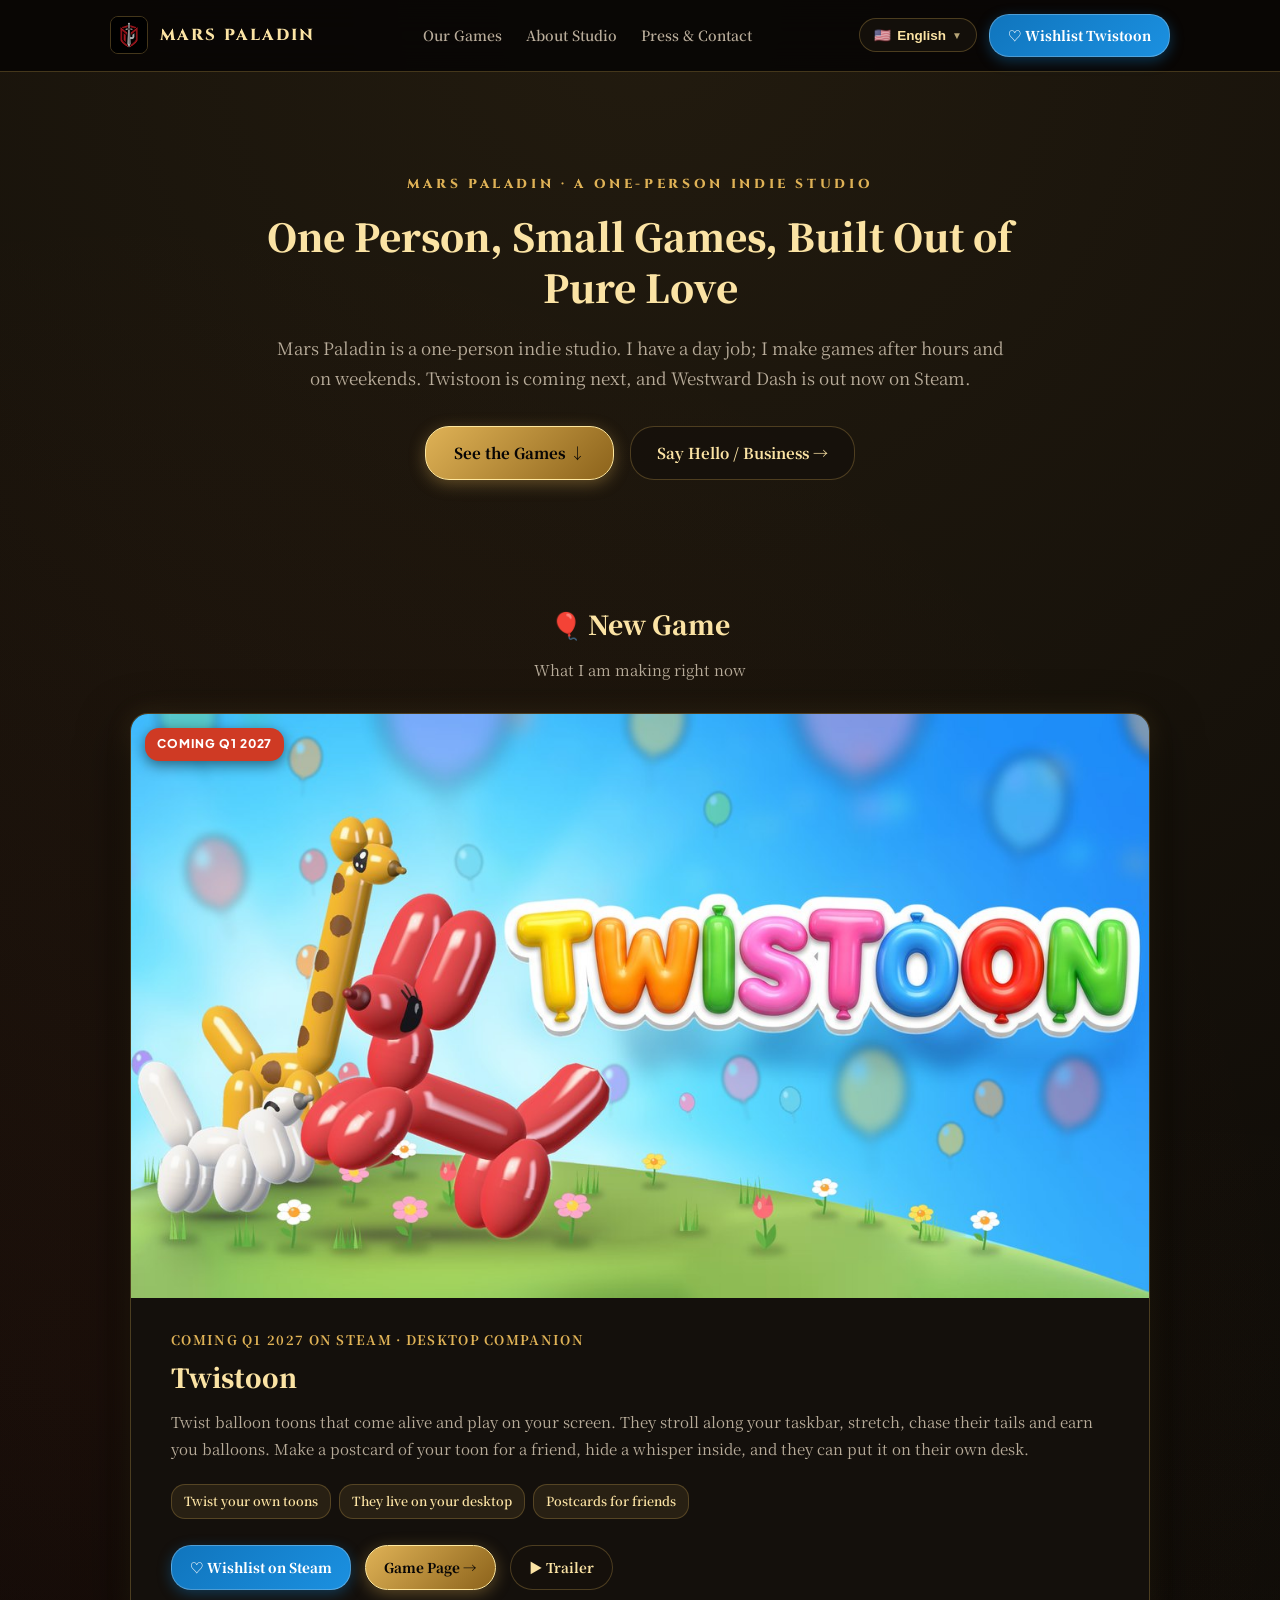
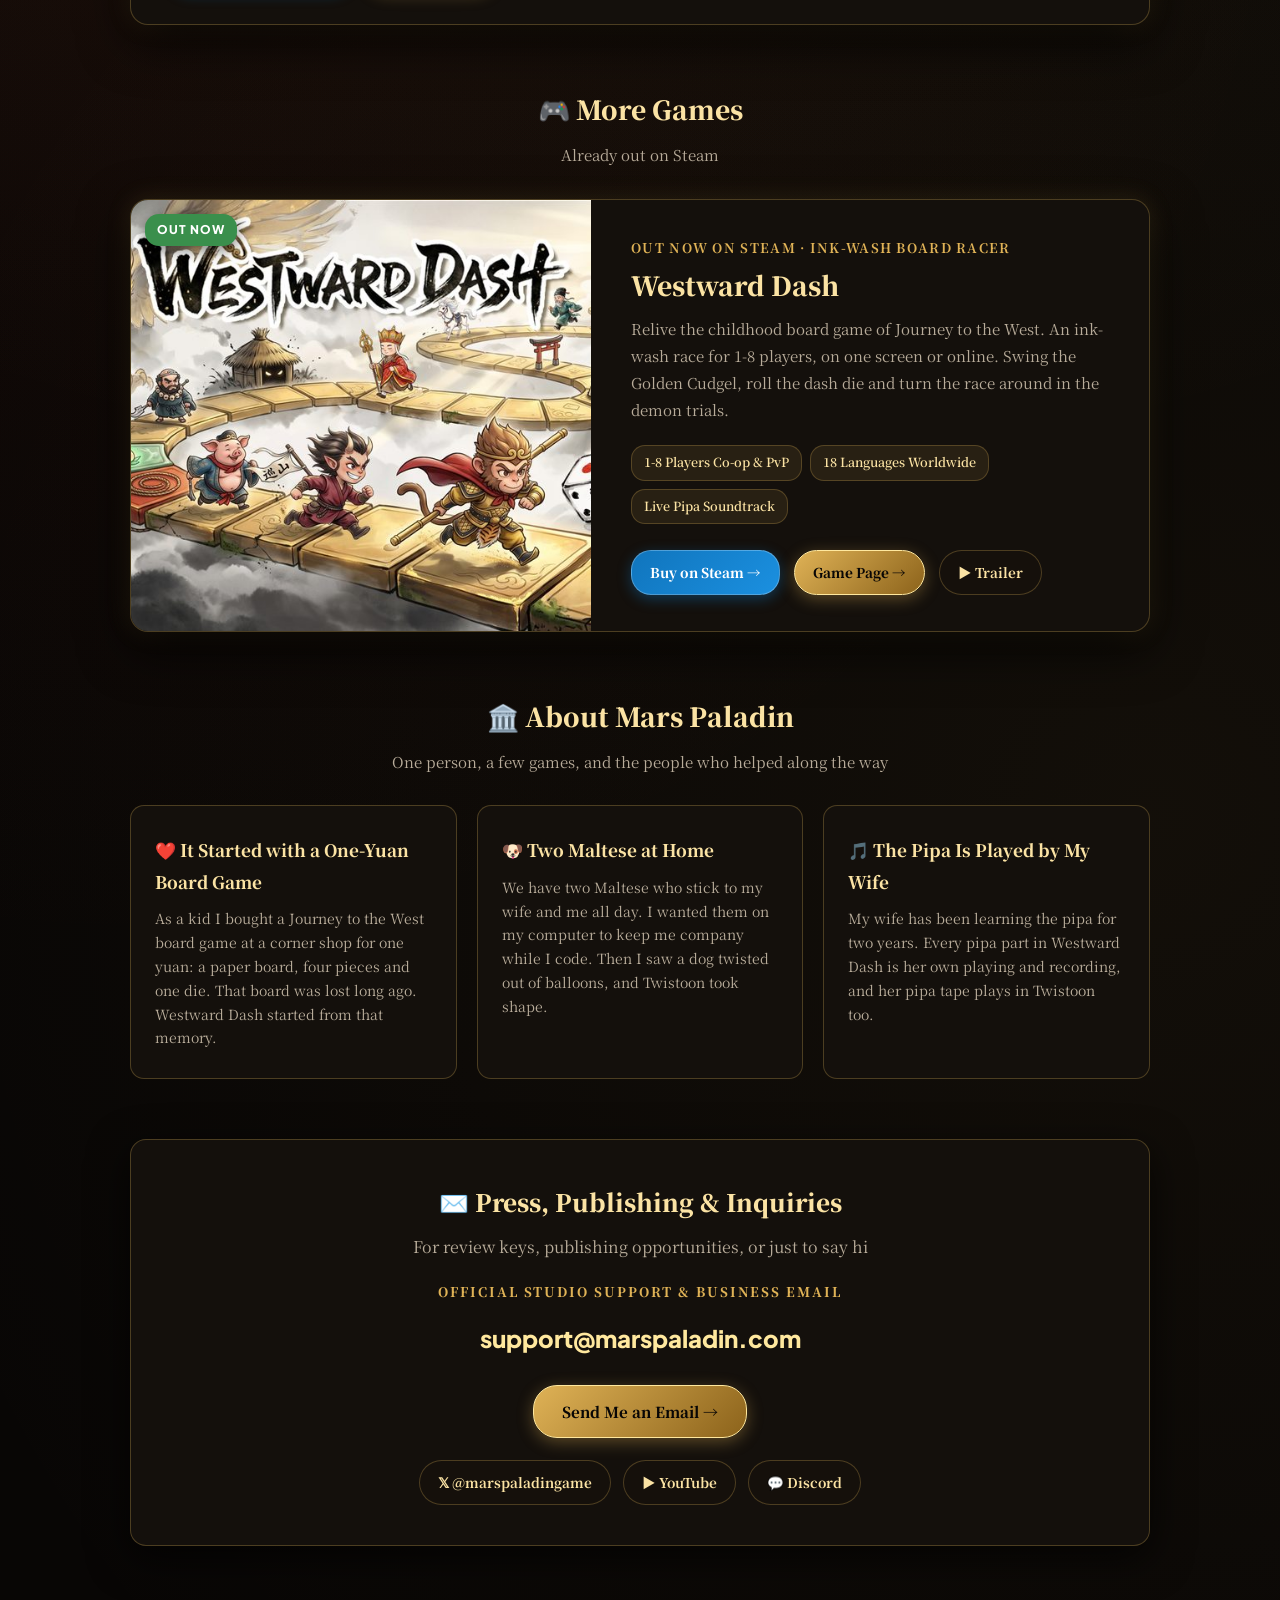
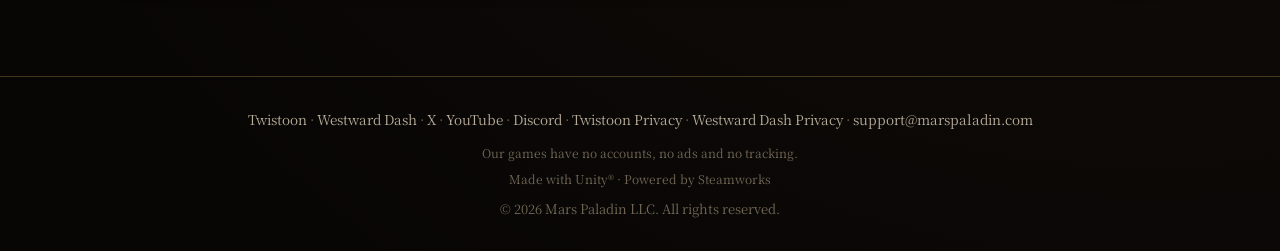
<file: index.html>
<!DOCTYPE html>
<html lang="en">
<head>
<meta charset="utf-8">
<meta name="viewport" content="width=device-width, initial-scale=1">
<title>Mars Paladin | Indie Games by One Person</title>
<meta name="description" content="Mars Paladin is a one-person indie studio. Twistoon is coming to Steam in Q1 2027; Westward Dash is out now.">
<meta name="theme-color" content="#080605">
<link rel="canonical" href="https://marspaladin.com/">

<meta property="og:type" content="website">
<meta property="og:url" content="https://marspaladin.com/">
<meta property="og:title" content="Mars Paladin | Indie Games by One Person">
<meta property="og:description" content="A one-person indie studio. Twistoon is coming to Steam in Q1 2027; Westward Dash is out now.">
<meta property="og:image" content="https://marspaladin.com/assets/twistoon/main_capsule.jpg">
<meta name="twitter:card" content="summary_large_image">
<meta name="twitter:site" content="@marspaladingame">
<meta name="twitter:title" content="Mars Paladin | Indie Games by One Person">
<meta name="twitter:description" content="A one-person indie studio. Twistoon is coming to Steam in Q1 2027; Westward Dash is out now.">
<meta name="twitter:image" content="https://marspaladin.com/assets/twistoon/main_capsule.jpg">

<link rel="icon" type="image/png" href="assets/marspaladin_mark.png">
<link rel="preconnect" href="https://fonts.googleapis.com">
<link rel="preconnect" href="https://fonts.gstatic.com" crossorigin>
<link href="https://fonts.googleapis.com/css2?family=Cinzel:wght@600;700;900&family=Noto+Serif+SC:wght@400;600;700;900&family=Noto+Serif+TC:wght@400;700;900&family=Noto+Serif+JP:wght@400;700;900&family=Noto+Serif+KR:wght@400;700;900&family=Plus+Jakarta+Sans:wght@400;500;700;800&display=swap" rel="stylesheet">
<link rel="stylesheet" href="assets/site.css">
<script src="i18n/home.js"></script>
<script src="assets/site.js" defer></script>
</head>
<body>

  <header>
    <div class="nav-container">
      <a href="/" class="brand-logo-box" data-keep-lang>
        <img src="assets/marspaladin_mark.png" alt="Mars Paladin" class="brand-logo-img">
        <span class="brand-title-text">Mars Paladin</span>
      </a>
      <div class="nav-menu-links">
        <a href="#games" class="nav-link" data-i18n="navGames">Our Games</a>
        <a href="#about" class="nav-link" data-i18n="navAbout">About Studio</a>
        <a href="#contact" class="nav-link" data-i18n="navContact">Press & Contact</a>
      </div>
      <div class="nav-actions">
        <div class="lang-dropdown-wrap">
          <button id="langBtn" class="lang-dropdown-btn" type="button">
            <span id="currentFlag">🇺🇸</span>
            <span id="currentLangName">English</span>
            <span style="font-size:10px; opacity:0.7;">▼</span>
          </button>
          <div id="langMenu" class="lang-menu"></div>
        </div>
        <a href="https://store.steampowered.com/app/5474870/?utm_source=marspaladin&utm_campaign=site" target="_blank" rel="noopener" class="btn-steam-nav" data-i18n="navSteam">♡ Wishlist Twistoon</a>
      </div>
    </div>
  </header>

  <main>
    <section class="hero-section">
      <div class="hero-tagline" data-i18n="heroTag">MARS PALADIN · A ONE-PERSON INDIE STUDIO</div>
      <h1 class="hero-headline" data-i18n="heroTitle">One Person, Small Games, Built Out of Pure Love</h1>
      <p class="hero-sub" data-i18n="heroSub">Mars Paladin is a one-person indie studio. I have a day job; I make games after hours and on weekends.</p>
      <div class="hero-actions">
        <a href="#games" class="btn-primary" data-i18n="heroBtn1">See the Games ↓</a>
        <a href="#contact" class="btn-outline" data-i18n="heroBtn2">Say Hello / Business →</a>
      </div>
    </section>

    <section id="games">
      <div class="section-header">
        <h2 data-i18n="featuredHeader">🎈 New Game</h2>
        <p data-i18n="featuredSub">What I am making right now</p>
      </div>

      <div class="spotlight-card featured">
        <a class="game-cover-box" href="twistoon/" data-keep-lang>
          <span class="ribbon" data-i18n="twRibbon">Coming Q1 2027</span>
          <img src="assets/twistoon/main_capsule.jpg" alt="Twistoon" class="game-cover-img">
        </a>
        <div class="game-body">
          <div>
            <div class="game-tag" data-i18n="twTag">Coming Q1 2027 on Steam · Desktop companion</div>
            <h3 class="game-title" data-i18n="twTitle">Twistoon</h3>
            <p class="game-desc" data-i18n="twDesc">Twist balloon toons that come alive and play on your screen.</p>
            <div class="game-badges">
              <span class="badge" data-i18n="twBadge1">Twist your own toons</span>
              <span class="badge" data-i18n="twBadge2">They live on your desktop</span>
              <span class="badge" data-i18n="twBadge3">Postcards for friends</span>
            </div>
          </div>
          <div class="game-card-actions">
            <a href="https://store.steampowered.com/app/5474870/?utm_source=marspaladin&utm_campaign=site" target="_blank" rel="noopener" class="btn-steam-nav btn-sm" data-i18n="twBtnSteam">♡ Wishlist on Steam</a>
            <a href="twistoon/" class="btn-primary btn-sm" data-keep-lang data-i18n="btnPage">Game Page →</a>
            <a href="https://www.youtube.com/watch?v=yDdezqfBw48" target="_blank" rel="noopener" class="btn-outline btn-sm"
               data-href-en="https://www.youtube.com/watch?v=yDdezqfBw48"
               data-href-zh="https://www.youtube.com/watch?v=NQ4KonWuPn8"
               data-href-tc="https://www.youtube.com/watch?v=NQ4KonWuPn8"
               data-href-ja="https://www.youtube.com/watch?v=DnTTS8g56ic" data-i18n="btnTrailer">▶ Trailer</a>
          </div>
        </div>
      </div>

      <div class="section-header">
        <h2 data-i18n="gamesHeader">🎮 More Games</h2>
        <p data-i18n="gamesSub">Already out on Steam</p>
      </div>

      <div class="spotlight-card">
        <a class="game-cover-box" href="westward-dash/" data-keep-lang>
          <span class="ribbon out" data-i18n="wdRibbon">Out now</span>
          <img src="westward-dash/assets/capsule_en.jpg" data-src-en="westward-dash/assets/capsule_en.jpg" data-src-zh="westward-dash/assets/capsule_zh.jpg" data-src-tc="westward-dash/assets/capsule_zh.jpg" alt="Westward Dash" class="game-cover-img">
        </a>
        <div class="game-body">
          <div>
            <div class="game-tag" data-i18n="wdTag">Out now on Steam · Ink-wash board racer</div>
            <h3 class="game-title" data-i18n="wdTitle">Westward Dash</h3>
            <p class="game-desc" data-i18n="wdDesc">Relive the childhood board game of Journey to the West.</p>
            <div class="game-badges">
              <span class="badge" data-i18n="wdBadge1">1-8 Players Co-op & PvP</span>
              <span class="badge" data-i18n="wdBadge2">18 Languages Worldwide</span>
              <span class="badge" data-i18n="wdBadge3">Live Pipa Soundtrack</span>
            </div>
          </div>
          <div class="game-card-actions">
            <a href="https://store.steampowered.com/app/5029020/" target="_blank" rel="noopener" class="btn-steam-nav btn-sm" data-i18n="wdBtnSteam">Buy on Steam →</a>
            <a href="westward-dash/" class="btn-primary btn-sm" data-keep-lang data-i18n="btnPage">Game Page →</a>
            <a href="https://youtu.be/uRiPHB-f39k" target="_blank" rel="noopener" class="btn-outline btn-sm"
               data-href-en="https://youtu.be/uRiPHB-f39k" data-href-zh="https://youtu.be/Kfew24wI4MY" data-href-tc="https://youtu.be/Kfew24wI4MY" data-i18n="btnTrailer">▶ Trailer</a>
          </div>
        </div>
      </div>
    </section>

    <section id="about">
      <div class="section-header">
        <h2 data-i18n="aboutHeader">🏛️ About Mars Paladin</h2>
        <p data-i18n="aboutSub">One person, a few games, and the people who helped along the way</p>
      </div>
      <div class="pillars-grid">
        <div class="pillar-card">
          <h3 data-i18n="card1Title">❤️ It Started with a One-Yuan Board Game</h3>
          <p data-i18n="card1Desc"></p>
        </div>
        <div class="pillar-card">
          <h3 data-i18n="card2Title">🐶 Two Maltese at Home</h3>
          <p data-i18n="card2Desc"></p>
        </div>
        <div class="pillar-card">
          <h3 data-i18n="card3Title">🎵 The Pipa Is Played by My Wife</h3>
          <p data-i18n="card3Desc"></p>
        </div>
      </div>
    </section>

    <section id="contact">
      <div class="contact-box">
        <h2 style="color: var(--gold-light); font-size: 24px; font-weight: 900; margin-bottom: 8px;" data-i18n="contactHeader">✉️ Press, Publishing & Inquiries</h2>
        <p style="color: var(--ink-dim); margin-bottom: 18px;" data-i18n="contactSub">For review keys, publishing opportunities, or just to say hi</p>
        <div style="font-size: 13px; text-transform: uppercase; color: var(--gold); letter-spacing: 0.15em; font-weight: 800;" data-i18n="contactBoxTitle">Official Studio Support & Business Email</div>
        <div class="contact-email-val">support@marspaladin.com</div>
        <a href="mailto:support@marspaladin.com" class="btn-primary" data-i18n="contactBtn">Send Me an Email →</a>
        <div class="social-row">
          <a href="https://x.com/marspaladingame" target="_blank" rel="noopener" class="btn-outline btn-sm">𝕏 @marspaladingame</a>
          <a href="https://www.youtube.com/@MarsPaladin" target="_blank" rel="noopener" class="btn-outline btn-sm">▶ YouTube</a>
          <a href="https://discord.gg/e3FQ4UabsA" target="_blank" rel="noopener" class="btn-outline btn-sm">💬 Discord</a>
        </div>
      </div>
    </section>
  </main>

  <footer>
    <div class="footer-links">
      <a href="twistoon/" data-keep-lang data-i18n="twTitle">Twistoon</a> &middot;
      <a href="westward-dash/" data-keep-lang data-i18n="wdTitle">Westward Dash</a> &middot;
      <a href="https://x.com/marspaladingame" target="_blank" rel="noopener">X</a> &middot;
      <a href="https://www.youtube.com/@MarsPaladin" target="_blank" rel="noopener">YouTube</a> &middot;
      <a href="https://discord.gg/e3FQ4UabsA" target="_blank" rel="noopener">Discord</a> &middot;
      <a href="twistoon/privacy.html" data-keep-lang data-i18n="footerPrivacyTw">Twistoon Privacy</a> &middot;
      <a href="westward-dash/privacy.html" data-keep-lang data-i18n="footerPrivacyWd">Westward Dash Privacy</a> &middot;
      <a href="mailto:support@marspaladin.com">support@marspaladin.com</a>
    </div>
    <div style="font-size: 12px; color: var(--ink-muted); margin-bottom: 4px;" data-i18n="footerNoTelemetry">Our games have no accounts, no ads and no tracking.</div>
    <div style="font-size: 12px; color: var(--ink-muted); margin-bottom: 4px;">Made with Unity&reg; &middot; Powered by Steamworks</div>
    <p style="font-size: 13px; color: var(--ink-muted); margin-top: 6px;">&copy; 2026 Mars Paladin LLC. <span data-i18n="footerRights">All rights reserved.</span></p>
  </footer>

</body>
</html>
</file>
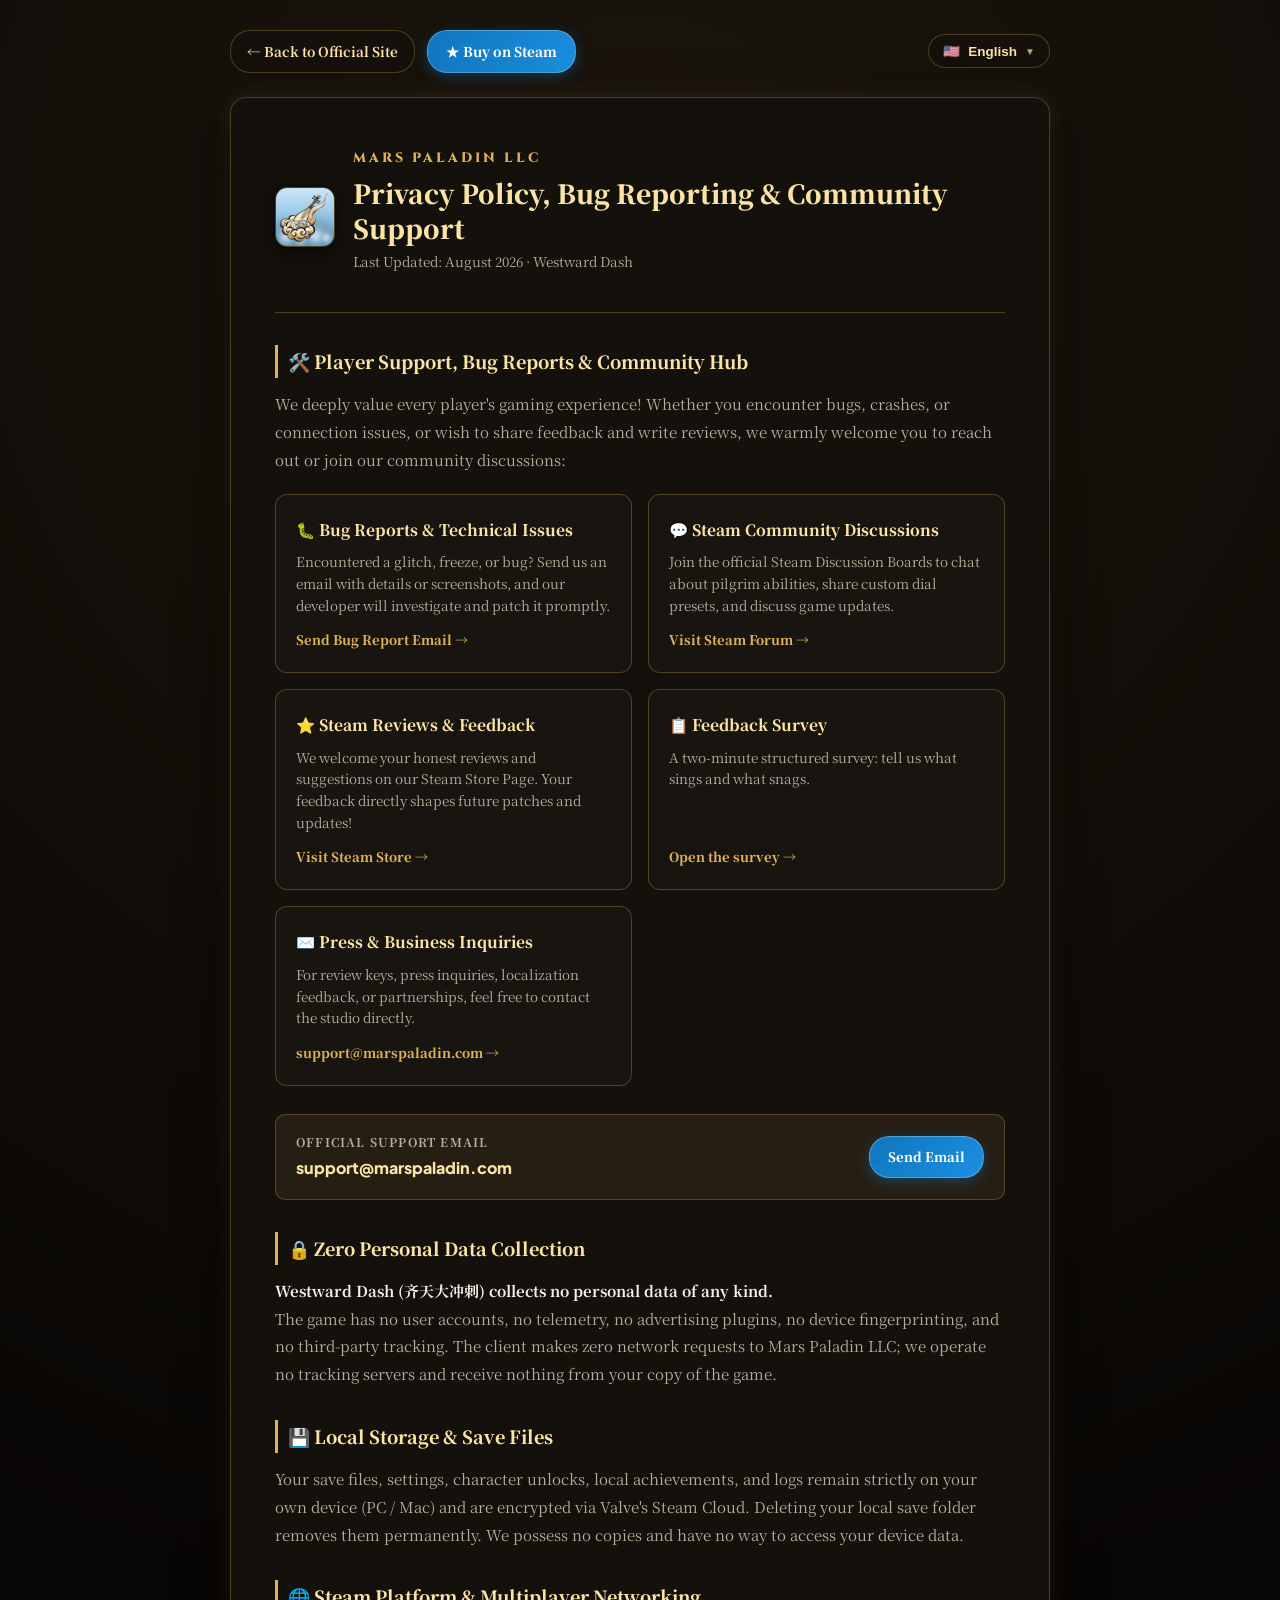
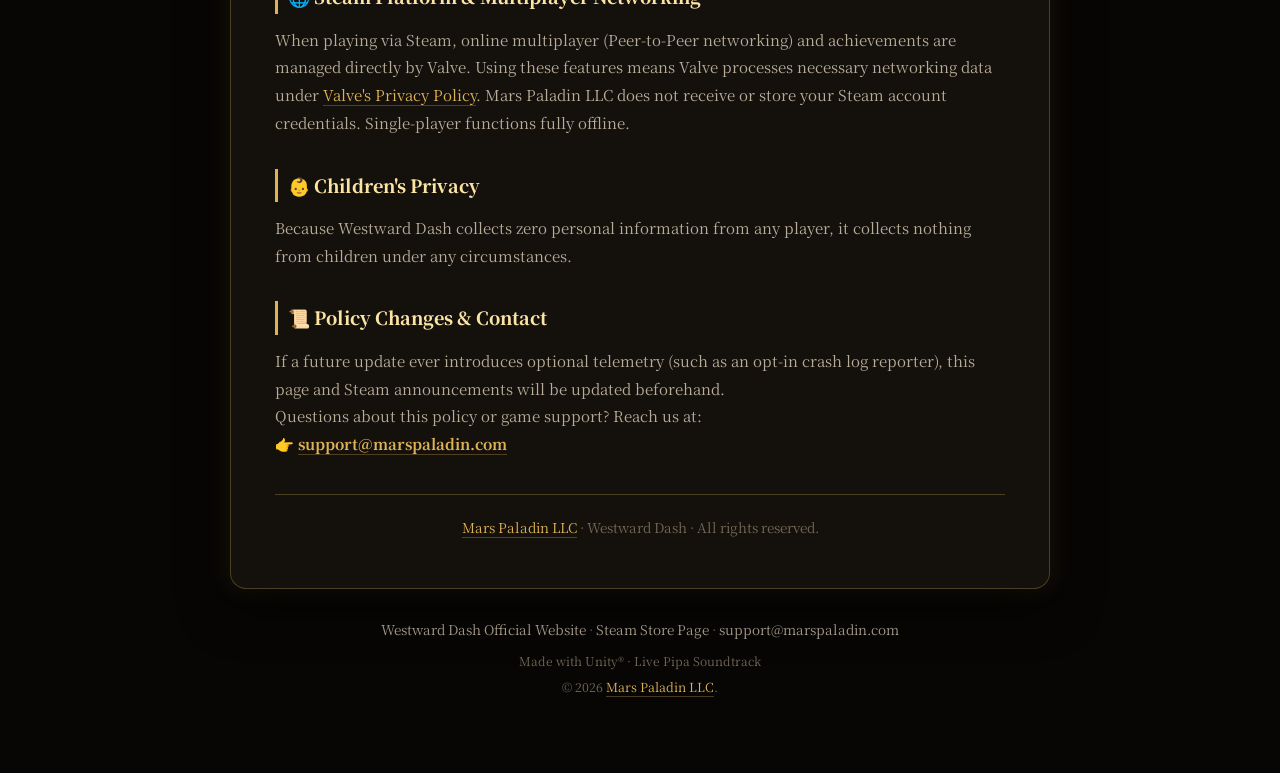
<file: privacy.html>
<!DOCTYPE html>
<html lang="en">
<head>
<meta charset="UTF-8">
<title>Privacy Policy: moved</title>
<!-- Old address of the Westward Dash privacy policy. It now lives at /westward-dash/privacy.html; Twistoon's is /twistoon/privacy.html. -->
<meta name="robots" content="noindex">
<link rel="canonical" href="https://marspaladin.com/westward-dash/privacy.html">
<meta http-equiv="refresh" content="0; url=/westward-dash/privacy.html">
<script>location.replace('/westward-dash/privacy.html' + location.search);</script>
</head>
<body><p>Privacy policies: <a href="/westward-dash/privacy.html">Westward Dash</a> · <a href="/twistoon/privacy.html">Twistoon</a></p></body>
</html>
</file>
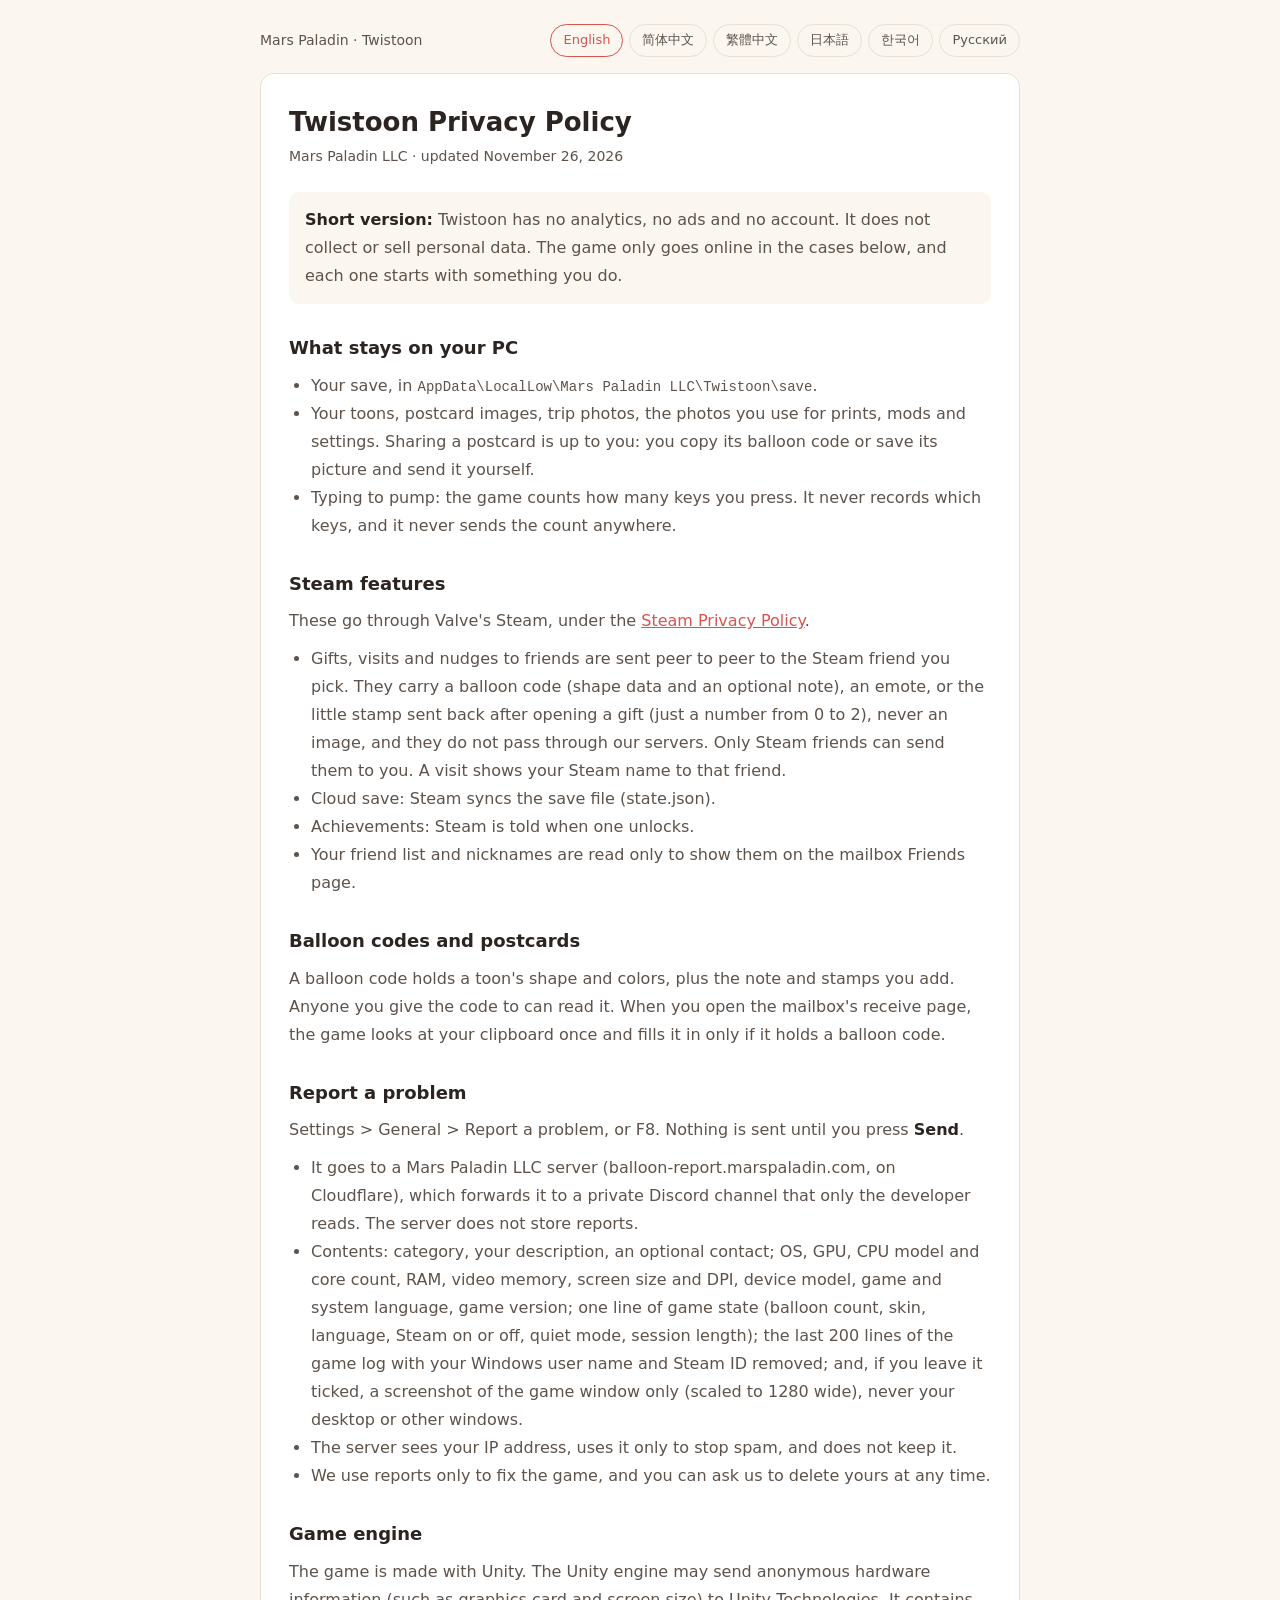
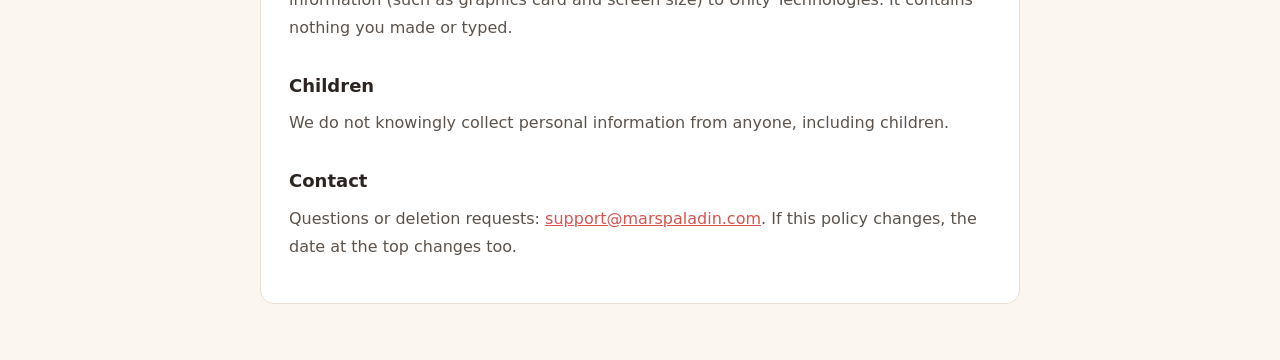
<file: twistoon/privacy.html>
<!DOCTYPE html>
<html lang="en">
<head>
<meta charset="UTF-8">
<meta name="viewport" content="width=device-width, initial-scale=1">
<title>Twistoon Privacy Policy | Mars Paladin</title>
<meta name="description" content="What Twistoon keeps on your PC and what it sends, from Mars Paladin.">
<link rel="canonical" href="https://marspaladin.com/twistoon/privacy.html">
<style>
  :root {
    --ink: #2b2420;
    --ink-dim: #5d534b;
    --bg: #fbf6ef;
    --card: #ffffff;
    --line: #eadfd2;
    --accent: #d9534f;
  }
  @media (prefers-color-scheme: dark) {
    :root { --ink: #f3ece4; --ink-dim: #b9ada1; --bg: #16120f; --card: #201a16; --line: #3a302a; --accent: #ff7a6e; }
  }
  * { box-sizing: border-box; margin: 0; padding: 0; }
  body { background: var(--bg); color: var(--ink); font: 16px/1.75 system-ui, "Segoe UI", "Microsoft YaHei", "Yu Gothic UI", "Malgun Gothic", sans-serif; padding: 24px 16px 56px; }
  main { max-width: 760px; margin: 0 auto; background: var(--card); border: 1px solid var(--line); border-radius: 14px; padding: 32px 28px; }
  nav { max-width: 760px; margin: 0 auto 16px; display: flex; flex-wrap: wrap; gap: 8px; justify-content: space-between; align-items: center; }
  nav a.home { color: var(--ink-dim); text-decoration: none; font-size: 14px; }
  .langs { display: flex; flex-wrap: wrap; gap: 6px; }
  .langs button { background: none; border: 1px solid var(--line); color: var(--ink-dim); border-radius: 999px; padding: 4px 12px; font: inherit; font-size: 13px; cursor: pointer; }
  .langs button[aria-pressed="true"] { border-color: var(--accent); color: var(--accent); }
  h1 { font-size: 26px; line-height: 1.3; margin-bottom: 4px; }
  .updated { color: var(--ink-dim); font-size: 14px; margin-bottom: 24px; }
  h2 { font-size: 18px; margin: 28px 0 8px; }
  p, li { color: var(--ink-dim); }
  p { margin-bottom: 10px; }
  ul { padding-left: 22px; margin-bottom: 10px; }
  strong { color: var(--ink); }
  a { color: var(--accent); }
  .short { background: var(--bg); border-radius: 10px; padding: 14px 16px; margin-bottom: 8px; }
  section[lang] { display: none; }
  section[lang].on { display: block; }
  code { font-size: 14px; word-break: break-all; }
  @media (max-width: 560px) { main { padding: 24px 18px; } h1 { font-size: 22px; } }
</style>
</head>
<body>
<!-- Source of truth: Docs/privacy.md in the game repo (marspaladinllc/TwistedBalloonHouse). Change both together. -->
<nav>
  <a class="home" href="https://marspaladin.com/twistoon/">Mars Paladin · Twistoon</a>
  <div class="langs" id="langs">
    <button data-l="en">English</button>
    <button data-l="zh-Hans">简体中文</button>
    <button data-l="zh-Hant">繁體中文</button>
    <button data-l="ja">日本語</button>
    <button data-l="ko">한국어</button>
    <button data-l="ru">Русский</button>
  </div>
</nav>
<main>

<section lang="en">
  <h1>Twistoon Privacy Policy</h1>
  <p class="updated">Mars Paladin LLC · updated November 26, 2026</p>
  <p class="short"><strong>Short version:</strong> Twistoon has no analytics, no ads and no account. It does not collect or sell personal data. The game only goes online in the cases below, and each one starts with something you do.</p>

  <h2>What stays on your PC</h2>
  <ul>
    <li>Your save, in <code>AppData\LocalLow\Mars Paladin LLC\Twistoon\save</code>.</li>
    <li>Your toons, postcard images, trip photos, the photos you use for prints, mods and settings. Sharing a postcard is up to you: you copy its balloon code or save its picture and send it yourself.</li>
    <li>Typing to pump: the game counts how many keys you press. It never records which keys, and it never sends the count anywhere.</li>
  </ul>

  <h2>Steam features</h2>
  <p>These go through Valve's Steam, under the <a href="https://store.steampowered.com/privacy_agreement/">Steam Privacy Policy</a>.</p>
  <ul>
    <li>Gifts, visits and nudges to friends are sent peer to peer to the Steam friend you pick. They carry a balloon code (shape data and an optional note), an emote, or the little stamp sent back after opening a gift (just a number from 0 to 2), never an image, and they do not pass through our servers. Only Steam friends can send them to you. A visit shows your Steam name to that friend.</li>
    <li>Cloud save: Steam syncs the save file (state.json).</li>
    <li>Achievements: Steam is told when one unlocks.</li>
    <li>Your friend list and nicknames are read only to show them on the mailbox Friends page.</li>
  </ul>

  <h2>Balloon codes and postcards</h2>
  <p>A balloon code holds a toon's shape and colors, plus the note and stamps you add. Anyone you give the code to can read it. When you open the mailbox's receive page, the game looks at your clipboard once and fills it in only if it holds a balloon code.</p>

  <h2>Report a problem</h2>
  <p>Settings &gt; General &gt; Report a problem, or F8. Nothing is sent until you press <strong>Send</strong>.</p>
  <ul>
    <li>It goes to a Mars Paladin LLC server (balloon-report.marspaladin.com, on Cloudflare), which forwards it to a private Discord channel that only the developer reads. The server does not store reports.</li>
    <li>Contents: category, your description, an optional contact; OS, GPU, CPU model and core count, RAM, video memory, screen size and DPI, device model, game and system language, game version; one line of game state (balloon count, skin, language, Steam on or off, quiet mode, session length); the last 200 lines of the game log with your Windows user name and Steam ID removed; and, if you leave it ticked, a screenshot of the game window only (scaled to 1280 wide), never your desktop or other windows.</li>
    <li>The server sees your IP address, uses it only to stop spam, and does not keep it.</li>
    <li>We use reports only to fix the game, and you can ask us to delete yours at any time.</li>
  </ul>

  <h2>Game engine</h2>
  <p>The game is made with Unity. The Unity engine may send anonymous hardware information (such as graphics card and screen size) to Unity Technologies. It contains nothing you made or typed.</p>

  <h2>Children</h2>
  <p>We do not knowingly collect personal information from anyone, including children.</p>

  <h2>Contact</h2>
  <p>Questions or deletion requests: <a href="mailto:support@marspaladin.com">support@marspaladin.com</a>. If this policy changes, the date at the top changes too.</p>
</section>

<section lang="zh-Hans">
  <h1>扭扭气球屋 隐私政策</h1>
  <p class="updated">Mars Paladin LLC · 更新于 2026 年 11 月 26 日</p>
  <p class="short"><strong>一句话：</strong>扭扭气球屋没有统计分析、没有广告、没有账号，不收集也不卖个人数据。只有下面几种情况会联网，都是你自己点了才发生。</p>

  <h2>只留在你电脑上的</h2>
  <ul>
    <li>存档，在 <code>AppData\LocalLow\Mars Paladin LLC\Twistoon\save</code>。</li>
    <li>扭伴、明信片图片、旅行照片、做印花用的照片、mod 和设置。分享明信片由你自己决定：复制气球码或存下图片，自己发给朋友。</li>
    <li>打字打气：游戏只数你按了几下，不记录按了什么，这个数也不发到任何地方。</li>
  </ul>

  <h2>Steam 功能</h2>
  <p>通过 Valve 的 Steam，遵守 <a href="https://store.steampowered.com/privacy_agreement/">Steam 隐私政策</a>。</p>
  <ul>
    <li>给好友寄礼物、送扭伴去串门、抖一下：点对点发给你选的 Steam 好友，内容是扭伴的气球码（造型数据和可选的字条）、一个表情，或者拆开礼物后回的一个小章（只是 0 到 2 的一个序号），不传图片，不经过我们的服务器。只收 Steam 好友发来的。串门时好友会看到你的 Steam 名字。</li>
    <li>云存档：Steam 同步存档文件（state.json）。</li>
    <li>成就：解锁时告诉 Steam。</li>
    <li>读取好友列表和昵称，只用来显示在信箱「好友」页里。</li>
  </ul>

  <h2>气球码和明信片</h2>
  <p>气球码里是扭伴的形状和颜色，以及你加的字条和印章。你把码给了谁，谁就能看到。打开信箱的收信页时，游戏会看一次剪贴板，只有里面正好是气球码才帮你填上。</p>

  <h2>报告问题</h2>
  <p>设置 → 通用 → 报告问题，或按 F8。点<strong>发送</strong>之前什么都不发。</p>
  <ul>
    <li>发到 Mars Paladin LLC 的服务器（balloon-report.marspaladin.com，Cloudflare），再转进一个只有开发者能看的私有 Discord 频道。服务器不存报告。</li>
    <li>内容：类别、你写的描述、选填的联系方式；系统、显卡、CPU 型号和核数、内存、显存、屏幕大小和 DPI、设备型号、游戏语言和系统语言、游戏版本；一行游戏状态（气球数、皮肤、语言、Steam 是否连上、勿扰模式、这次开了多久）；最近 200 行游戏日志，里面的电脑用户名和 Steam 号会先去掉；勾选带截图时，一张游戏窗口的截图（缩到 1280 宽），不含桌面和别的窗口。</li>
    <li>服务器会看到你的 IP 地址，只用来防刷屏，不记录。</li>
    <li>报告只用来修游戏，你随时可以让我们删掉你的报告。</li>
  </ul>

  <h2>游戏引擎</h2>
  <p>游戏用 Unity 制作。Unity 引擎可能会把匿名的硬件信息（比如显卡、屏幕尺寸）发给 Unity Technologies，里面没有你做的或写的任何东西。</p>

  <h2>儿童</h2>
  <p>我们不会有意收集任何人（包括儿童）的个人信息。</p>

  <h2>联系</h2>
  <p>有问题或要删除报告：<a href="mailto:support@marspaladin.com">support@marspaladin.com</a>。政策有改动时，最上面的日期会跟着改。</p>
</section>

<section lang="zh-Hant">
  <h1>扭扭氣球屋 隱私政策</h1>
  <p class="updated">Mars Paladin LLC · 更新於 2026 年 11 月 26 日</p>
  <p class="short"><strong>一句話：</strong>扭扭氣球屋沒有統計分析、沒有廣告、沒有帳號，不收集也不賣個人資料。只有下面幾種情況會連網，都是你自己點了才發生。</p>

  <h2>只留在你電腦上的</h2>
  <ul>
    <li>存檔，在 <code>AppData\LocalLow\Mars Paladin LLC\Twistoon\save</code>。</li>
    <li>扭伴、明信片圖片、旅行照片、做印花用的照片、mod 和設定。分享明信片由你自己決定：複製氣球碼或存下圖片，自己傳給朋友。</li>
    <li>打字打氣：遊戲只數你按了幾下，不記錄按了什麼，這個數也不傳到任何地方。</li>
  </ul>

  <h2>Steam 功能</h2>
  <p>透過 Valve 的 Steam，遵守 <a href="https://store.steampowered.com/privacy_agreement/">Steam 隱私政策</a>。</p>
  <ul>
    <li>寄禮物給好友、派扭伴去串門子、抖一下：點對點傳給你選的 Steam 好友，內容是扭伴的氣球碼（造型資料和可選的字條）、一個表情，或拆開禮物後回的一個小章（只是 0 到 2 的一個序號），不傳圖片，不經過我們的伺服器。只收 Steam 好友傳來的。串門子時好友會看到你的 Steam 名稱。</li>
    <li>雲端存檔：Steam 同步存檔檔案（state.json）。</li>
    <li>成就：解鎖時告訴 Steam。</li>
    <li>讀取好友名單和暱稱，只用來顯示在信箱「好友」頁裡。</li>
  </ul>

  <h2>氣球碼和明信片</h2>
  <p>氣球碼裡是扭伴的形狀和顏色，以及你加的字條和印章。你把碼給了誰，誰就能看到。打開信箱的收信頁時，遊戲會看一次剪貼簿，只有裡面正好是氣球碼才幫你填上。</p>

  <h2>報告問題</h2>
  <p>設定 → 一般 → 報告問題，或按 F8。按下<strong>傳送</strong>之前什麼都不傳。</p>
  <ul>
    <li>傳到 Mars Paladin LLC 的伺服器（balloon-report.marspaladin.com，Cloudflare），再轉進一個只有開發者能看的私人 Discord 頻道。伺服器不保存回報。</li>
    <li>內容：類別、你寫的描述、選填的聯絡方式；系統、顯示卡、CPU 型號和核心數、記憶體、顯示記憶體、螢幕大小和 DPI、裝置型號、遊戲語言和系統語言、遊戲版本；一行遊戲狀態（氣球數、外觀、語言、Steam 是否連上、勿擾模式、這次開了多久）；最近 200 行遊戲紀錄，裡面的電腦使用者名稱和 Steam 號會先去掉；勾選附截圖時，一張遊戲視窗的截圖（縮到 1280 寬），不含桌面和其他視窗。</li>
    <li>伺服器會看到你的 IP 位址，只用來防洗版，不記錄。</li>
    <li>回報只用來修遊戲，你隨時可以請我們刪掉你的回報。</li>
  </ul>

  <h2>遊戲引擎</h2>
  <p>遊戲用 Unity 製作。Unity 引擎可能會把匿名的硬體資訊（例如顯示卡、螢幕尺寸）傳給 Unity Technologies，裡面沒有你做的或寫的任何東西。</p>

  <h2>兒童</h2>
  <p>我們不會有意收集任何人（包括兒童）的個人資料。</p>

  <h2>聯絡</h2>
  <p>有問題或要刪除回報：<a href="mailto:support@marspaladin.com">support@marspaladin.com</a>。政策有變動時，最上面的日期會跟著更新。</p>
</section>

<section lang="ja">
  <h1>ツイストゥーン プライバシーポリシー</h1>
  <p class="updated">Mars Paladin LLC · 2026年11月26日 更新</p>
  <p class="short"><strong>ひとことで：</strong>ツイストゥーンには分析ツールも広告もアカウントもありません。個人データを集めることも売ることもありません。ネットにつながるのは下の場合だけで、どれもあなたが操作したときだけです。</p>

  <h2>あなたの PC にだけ残るもの</h2>
  <ul>
    <li>セーブデータ：<code>AppData\LocalLow\Mars Paladin LLC\Twistoon\save</code></li>
    <li>ねじっ子、ポストカードの画像、旅の写真、プリントに使う写真、mod、設定。ポストカードを共有するかはあなた次第で、風船コードをコピーするか画像を保存して、自分で送ります。</li>
    <li>タイピングで空気入れ：数えるのはキーを押した回数だけ。どのキーかは記録せず、回数もどこにも送りません。</li>
  </ul>

  <h2>Steam の機能</h2>
  <p>Valve の Steam を通じて、<a href="https://store.steampowered.com/privacy_agreement/">Steam プライバシーポリシー</a>に従って扱われます。</p>
  <ul>
    <li>フレンドへのプレゼント、遊びに行く、ゆらす：あなたが選んだ Steam フレンドに P2P で直接届きます。中身は風船コード（形のデータと任意のメモ）、エモート、またはプレゼントを開けたあとのお返しのハンコ（0〜2 の番号だけ）で、画像は送らず、私たちのサーバーも通りません。受け取れるのは Steam フレンドからのものだけです。遊びに行くと、相手にあなたの Steam の名前が表示されます。</li>
    <li>クラウドセーブ：Steam がセーブファイル（state.json）を同期します。</li>
    <li>実績：解除したときに Steam に伝えます。</li>
    <li>フレンドリストとニックネームは、ポストの「フレンド」ページに表示するためだけに読み込みます。</li>
  </ul>

  <h2>風船コードとポストカード</h2>
  <p>風船コードには、ねじっ子の形と色、そしてあなたが付けたメモとハンコが入っています。コードを渡した相手は誰でも読めます。ポストの受け取りページを開いたとき、ゲームはクリップボードを一度だけ確認し、風船コードが入っている場合だけ入力します。</p>

  <h2>問題を報告</h2>
  <p>設定 → 一般 → 問題を報告、または F8。<strong>送信</strong>を押すまで何も送りません。</p>
  <ul>
    <li>Mars Paladin LLC のサーバー（balloon-report.marspaladin.com、Cloudflare）に送られ、開発者だけが見られる非公開の Discord チャンネルに転送されます。サーバーは報告を保存しません。</li>
    <li>内容：カテゴリ、あなたが書いた説明、任意の連絡先。OS、GPU、CPU の型番とコア数、メモリ、ビデオメモリ、画面サイズと DPI、デバイスの型番、ゲームとシステムの言語、ゲームのバージョン。ゲームの状態 1 行（風船の数、スキン、言語、Steam の接続、おやすみモード、今回のプレイ時間）。ゲームログの最後の 200 行（PC のユーザー名と Steam ID は削除済み）。チェックを入れたままなら、ゲームウィンドウだけのスクリーンショット 1 枚（幅 1280 に縮小）。デスクトップやほかのウィンドウは含みません。</li>
    <li>サーバーはあなたの IP アドレスを見ますが、連投を防ぐためだけに使い、記録しません。</li>
    <li>報告はゲームの修正にだけ使い、いつでも削除をご依頼いただけます。</li>
  </ul>

  <h2>ゲームエンジン</h2>
  <p>このゲームは Unity で作られています。Unity エンジンが匿名のハードウェア情報（グラフィックカードや画面サイズなど）を Unity Technologies に送る場合があります。あなたが作ったものや入力したものは含まれません。</p>

  <h2>お子さまについて</h2>
  <p>お子さまを含め、どなたの個人情報も意図して収集することはありません。</p>

  <h2>お問い合わせ</h2>
  <p>ご質問や削除のご依頼：<a href="mailto:support@marspaladin.com">support@marspaladin.com</a>。このポリシーを変更したときは、上の日付も更新します。</p>
</section>

<section lang="ko">
  <h1>트위스툰 개인정보 처리방침</h1>
  <p class="updated">Mars Paladin LLC · 2026년 11월 26일 업데이트</p>
  <p class="short"><strong>요약:</strong> 트위스툰에는 분석 도구, 광고, 계정이 없습니다. 개인 데이터를 수집하거나 판매하지 않습니다. 게임이 인터넷에 연결되는 경우는 아래뿐이며, 모두 직접 무언가를 했을 때만 일어납니다.</p>

  <h2>내 PC에만 남는 것</h2>
  <ul>
    <li>저장 데이터: <code>AppData\LocalLow\Mars Paladin LLC\Twistoon\save</code></li>
    <li>꼬임이, 엽서 이미지, 여행 사진, 프린트에 쓰는 사진, 모드, 설정. 엽서 공유는 직접 결정합니다. 풍선 코드를 복사하거나 이미지를 저장해서 직접 보내세요.</li>
    <li>타자로 바람 넣기: 게임은 키를 누른 횟수만 셉니다. 어떤 키인지는 기록하지 않고, 횟수도 어디에도 보내지 않습니다.</li>
  </ul>

  <h2>Steam 기능</h2>
  <p>Valve의 Steam을 통해 <a href="https://store.steampowered.com/privacy_agreement/">Steam 개인정보 처리방침</a>에 따라 처리됩니다.</p>
  <ul>
    <li>친구에게 선물, 놀러 가기, 흔들기: 내가 고른 Steam 친구에게 P2P로 직접 전달됩니다. 내용은 풍선 코드(모양 데이터와 선택 메모), 이모트, 또는 선물을 연 뒤 답장으로 보내는 작은 도장(0~2 사이 번호 하나)이며, 이미지는 보내지 않고 저희 서버를 거치지 않습니다. Steam 친구가 보낸 것만 받습니다. 놀러 가면 친구에게 내 Steam 이름이 보입니다.</li>
    <li>클라우드 저장: Steam이 저장 파일(state.json)을 동기화합니다.</li>
    <li>도전 과제: 달성하면 Steam에 알립니다.</li>
    <li>친구 목록과 닉네임은 우편함 '친구' 페이지에 보여 주기 위해서만 읽습니다.</li>
  </ul>

  <h2>풍선 코드와 엽서</h2>
  <p>풍선 코드에는 꼬임이의 모양과 색, 그리고 직접 넣은 메모와 도장이 들어 있습니다. 코드를 받은 사람은 누구나 읽을 수 있습니다. 우편함의 받기 페이지를 열면 게임이 클립보드를 한 번 확인하고, 풍선 코드가 있을 때만 채워 넣습니다.</p>

  <h2>문제 보고</h2>
  <p>설정 → 일반 → 문제 보고, 또는 F8. <strong>보내기</strong>를 누르기 전에는 아무것도 보내지 않습니다.</p>
  <ul>
    <li>Mars Paladin LLC 서버(balloon-report.marspaladin.com, Cloudflare)로 보내지고, 개발자만 볼 수 있는 비공개 Discord 채널로 전달됩니다. 서버는 신고 내용을 저장하지 않습니다.</li>
    <li>내용: 분류, 작성한 설명, 선택 연락처; OS, GPU, CPU 모델과 코어 수, 메모리, 비디오 메모리, 화면 크기와 DPI, 기기 모델, 게임 언어와 시스템 언어, 게임 버전; 게임 상태 한 줄(풍선 수, 스킨, 언어, Steam 연결 여부, 방해 금지 모드, 이번 플레이 시간); Windows 사용자 이름과 Steam ID를 지운 게임 로그 마지막 200줄; 체크해 두면 게임 창만 찍은 스크린샷 한 장(가로 1280으로 축소). 바탕화면이나 다른 창은 포함하지 않습니다.</li>
    <li>서버는 IP 주소를 보지만 도배 방지에만 쓰고 기록하지 않습니다.</li>
    <li>신고는 게임을 고치는 데만 쓰며, 언제든 삭제를 요청할 수 있습니다.</li>
  </ul>

  <h2>게임 엔진</h2>
  <p>이 게임은 Unity로 만들었습니다. Unity 엔진은 익명의 하드웨어 정보(그래픽 카드, 화면 크기 등)를 Unity Technologies에 보낼 수 있습니다. 직접 만들거나 입력한 내용은 들어 있지 않습니다.</p>

  <h2>어린이</h2>
  <p>어린이를 포함해 누구의 개인정보도 의도적으로 수집하지 않습니다.</p>

  <h2>문의</h2>
  <p>질문이나 삭제 요청: <a href="mailto:support@marspaladin.com">support@marspaladin.com</a>. 방침이 바뀌면 맨 위의 날짜도 함께 바뀝니다.</p>
</section>

<section lang="ru">
  <h1>Политика конфиденциальности Twistoon</h1>
  <p class="updated">Mars Paladin LLC · обновлено 26 ноября 2026 г.</p>
  <p class="short"><strong>Коротко:</strong> в Twistoon нет аналитики, рекламы и аккаунтов. Игра не собирает и не продаёт личные данные. В сеть она выходит только в случаях ниже, и каждый начинается с твоего действия.</p>

  <h2>Что остаётся на твоём компьютере</h2>
  <ul>
    <li>Сохранение: <code>AppData\LocalLow\Mars Paladin LLC\Twistoon\save</code>.</li>
    <li>Твои крутики, картинки открыток, фото из путешествий, фото для принтов, моды и настройки. Делиться открыткой решаешь ты: копируешь её код шарика или сохраняешь картинку и отправляешь сам.</li>
    <li>Накачка печатью: игра считает только количество нажатий. Какие клавиши нажаты, не записывается, и само число никуда не отправляется.</li>
  </ul>

  <h2>Функции Steam</h2>
  <p>Работают через Steam от Valve по <a href="https://store.steampowered.com/privacy_agreement/">политике конфиденциальности Steam</a>.</p>
  <ul>
    <li>Подарки, визиты и «Встряски» друзьям отправляются напрямую (P2P) выбранному другу в Steam. В них код шарика (данные формы и необязательная записка), эмоция или маленькая печать в ответ на подарок (просто число от 0 до 2), но никогда не картинка, и они не проходят через наши серверы. Получать их можно только от друзей в Steam. При визите друг видит твоё имя в Steam.</li>
    <li>Облачные сохранения: Steam синхронизирует файл сохранения (state.json).</li>
    <li>Достижения: Steam узнаёт, когда ты открываешь достижение.</li>
    <li>Список друзей и их ники читаются только для страницы «Друзья» в почтовом ящике.</li>
  </ul>

  <h2>Коды шариков и открытки</h2>
  <p>Код шарика хранит форму и цвета крутика, а также добавленные записку и печати. Прочитать его может любой, кому ты дашь код. Когда ты открываешь страницу получения в почтовом ящике, игра один раз смотрит в буфер обмена и вставляет код, только если там именно код шарика.</p>

  <h2>Сообщить о проблеме</h2>
  <p>Настройки → Общие → Сообщить о проблеме или F8. Пока не нажмёшь <strong>Отправить</strong>, ничего не уходит.</p>
  <ul>
    <li>Отчёт уходит на сервер Mars Paladin LLC (balloon-report.marspaladin.com, Cloudflare) и пересылается в закрытый канал Discord, который читает только разработчик. Сервер отчёты не хранит.</li>
    <li>Содержимое: категория, твоё описание, контакт по желанию; ОС, видеокарта, модель и число ядер процессора, ОЗУ, видеопамять, размер экрана и DPI, модель устройства, язык игры и системы, версия игры; одна строка о состоянии игры (число шариков, оформление, язык, подключён ли Steam, режим «Тишина», длительность сеанса); последние 200 строк журнала игры, из которых удалены имя пользователя Windows и Steam ID; и, если галочка оставлена, снимок только окна игры (уменьшенный до 1280 по ширине), без рабочего стола и других окон.</li>
    <li>Сервер видит твой IP-адрес, использует его только против спама и не сохраняет.</li>
    <li>Отчёты нужны только для исправления игры, и ты в любой момент можешь попросить удалить свой.</li>
  </ul>

  <h2>Игровой движок</h2>
  <p>Игра сделана на Unity. Движок Unity может отправлять в Unity Technologies анонимные сведения об оборудовании (например, видеокарту и размер экрана). В них нет ничего из того, что ты создал или написал.</p>

  <h2>Дети</h2>
  <p>Мы сознательно не собираем личные данные ни у кого, включая детей.</p>

  <h2>Контакты</h2>
  <p>Вопросы и просьбы об удалении: <a href="mailto:support@marspaladin.com">support@marspaladin.com</a>. Если политика изменится, дата вверху тоже изменится.</p>
</section>

</main>
<script>
(function () {
  var langs = ["en", "zh-Hans", "zh-Hant", "ja", "ko", "ru"];
  var alias = { zh: "zh-Hans", tc: "zh-Hant" };   // the rest of marspaladin.com uses ?lang=zh / tc
  function pick(l) {
    l = alias[l] || l;
    if (langs.indexOf(l) < 0) l = "en";
    document.querySelectorAll("section[lang]").forEach(function (s) { s.classList.toggle("on", s.getAttribute("lang") === l); });
    document.querySelectorAll("#langs button").forEach(function (b) { b.setAttribute("aria-pressed", b.dataset.l === l ? "true" : "false"); });
    document.documentElement.lang = l;
  }
  function guess() {
    var q = new URLSearchParams(location.search).get("lang");
    if (q) return q;
    var n = (navigator.language || "en").toLowerCase();
    if (n.indexOf("zh") === 0) return /tw|hk|mo|hant/.test(n) ? "zh-Hant" : "zh-Hans";
    if (n.indexOf("ja") === 0) return "ja";
    if (n.indexOf("ko") === 0) return "ko";
    if (n.indexOf("ru") === 0) return "ru";
    return "en";
  }
  document.querySelectorAll("#langs button").forEach(function (b) { b.addEventListener("click", function () { pick(b.dataset.l); }); });
  pick(guess());
})();
</script>
</body>
</html>
</file>
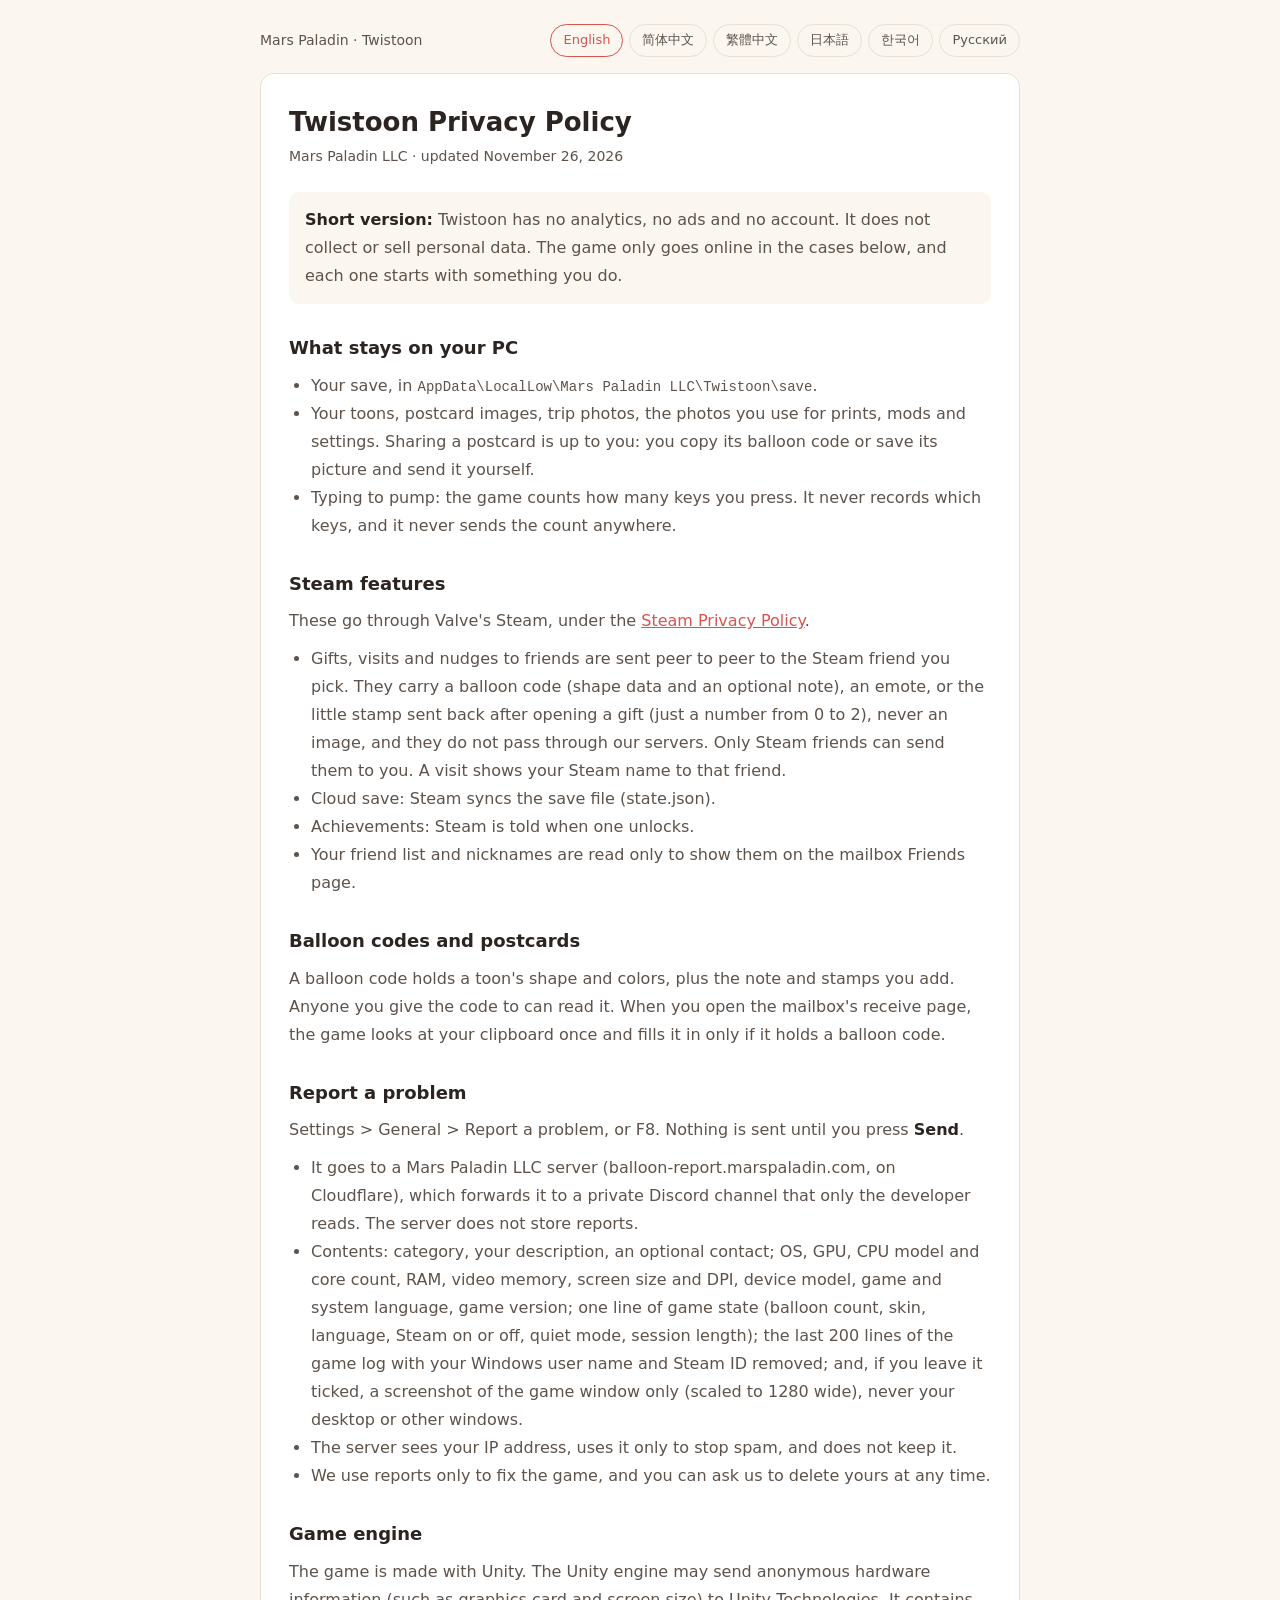
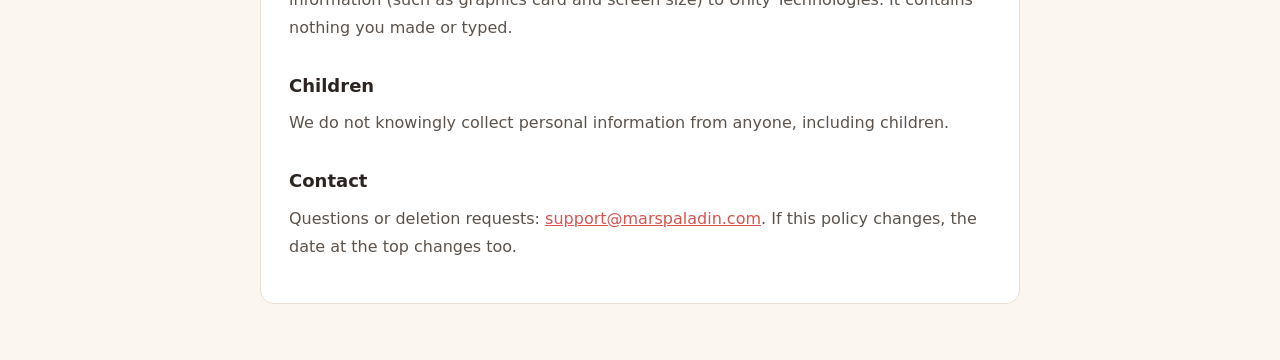
<file: twisty-balloon-house/privacy.html>
<!DOCTYPE html>
<html lang="en">
<head>
<meta charset="UTF-8">
<title>Twistoon Privacy Policy: moved</title>
<!-- Old address (the game's working title). Steamworks and the game repo's Docs still point here, so keep this file. -->
<meta name="robots" content="noindex">
<link rel="canonical" href="https://marspaladin.com/twistoon/privacy.html">
<meta http-equiv="refresh" content="0; url=/twistoon/privacy.html">
<script>location.replace('/twistoon/privacy.html' + location.search + location.hash);</script>
</head>
<body><p>The Twistoon privacy policy is now at <a href="/twistoon/privacy.html">marspaladin.com/twistoon/privacy.html</a>.</p></body>
</html>
</file>
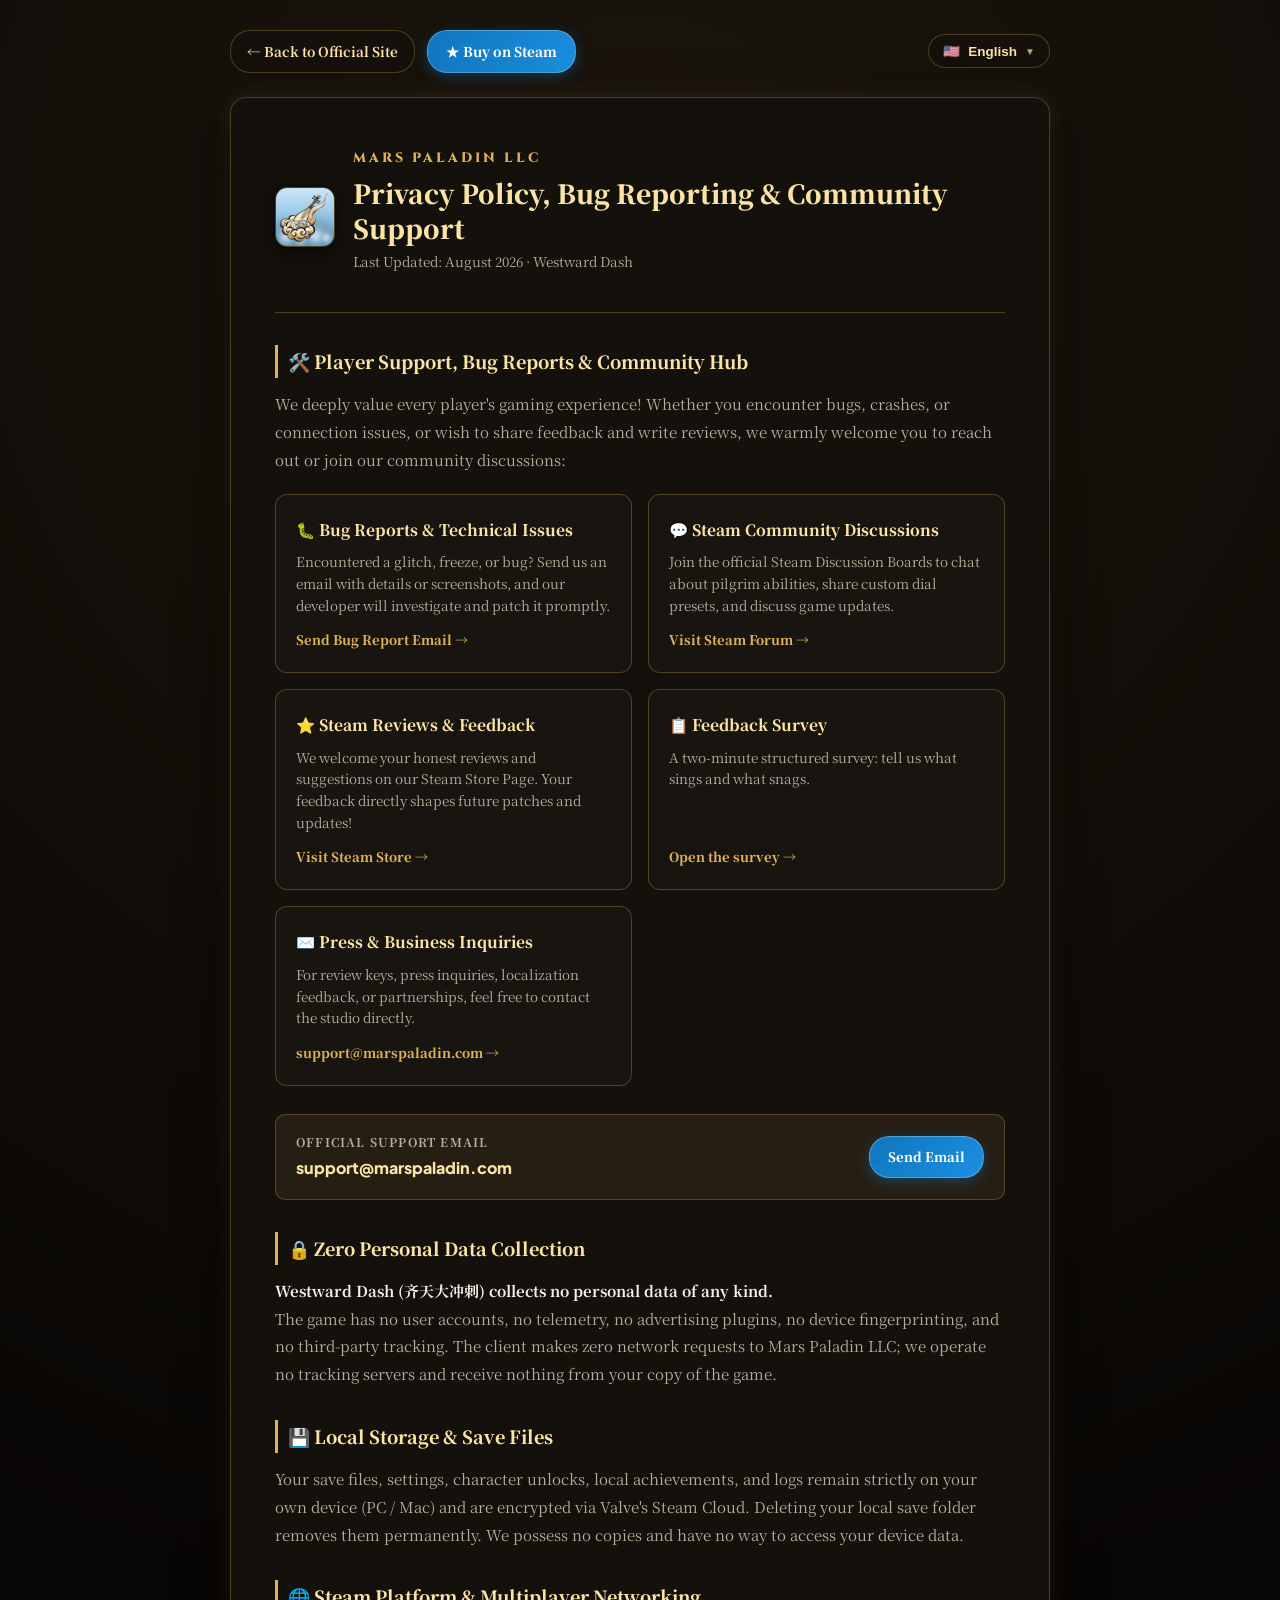
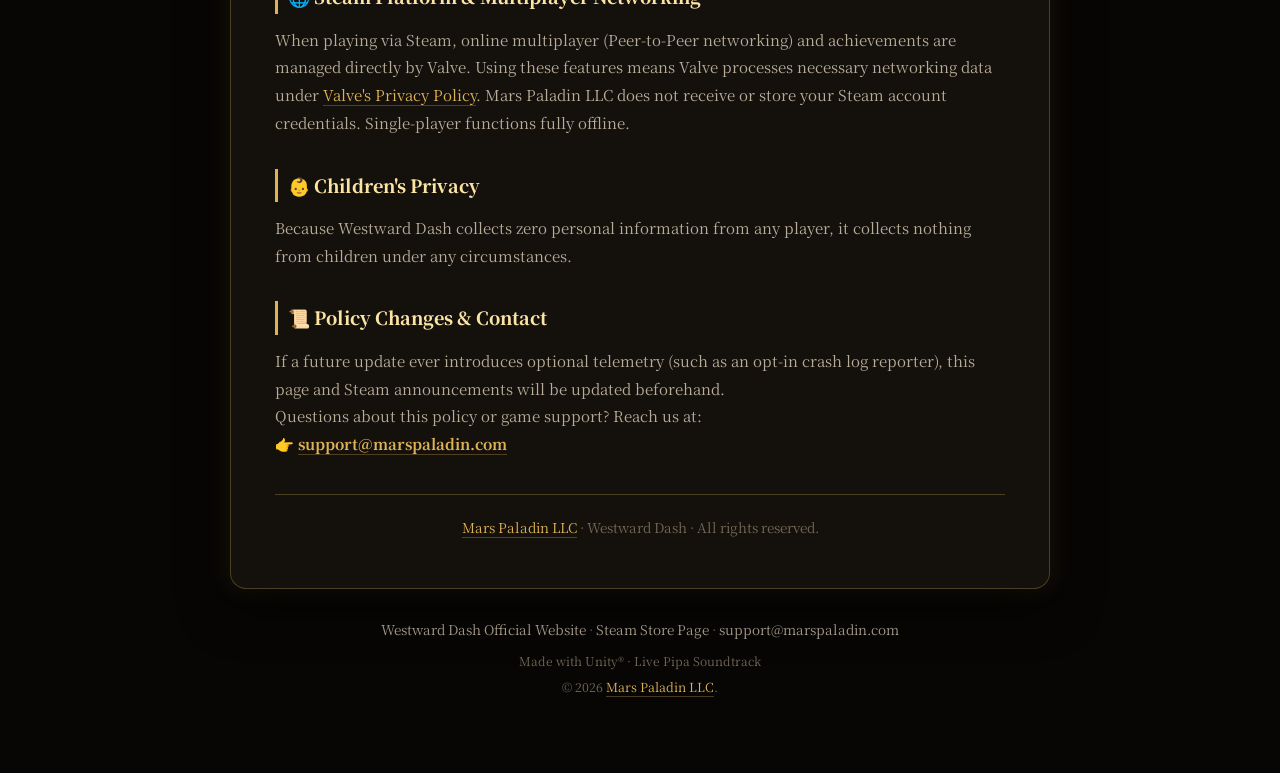
<file: westward-dash/privacy.html>
<!DOCTYPE html>
<html lang="zh-CN">
<head>
<meta charset="utf-8">
<link rel="canonical" href="https://marspaladin.com/westward-dash/privacy.html">
<meta name="viewport" content="width=device-width, initial-scale=1">
<title>Privacy Policy, Bug Reporting & Player Support | Westward Dash / Mars Paladin LLC</title>
<meta name="description" content="Official Privacy Policy, Bug Reporting, Community Discussions Forum, and Player Review Feedback for Westward Dash (齐天大冲刺) by Mars Paladin LLC.">
<meta name="theme-color" content="#080605">

<!-- Open Graph / Facebook / Discord -->
<meta property="og:type" content="website">
<meta property="og:url" content="https://marspaladin.com/westward-dash/privacy.html">
<meta property="og:title" content="Privacy Policy & Player Support | Westward Dash">
<meta property="og:description" content="Official Privacy Policy, Bug Reporting, Steam Forum & Player Feedback Hub for Westward Dash.">
<meta property="og:image" content="https://marspaladin.com/westward-dash/assets/capsule_en.jpg">

<!-- Twitter Card -->
<meta name="twitter:card" content="summary_large_image">
<meta name="twitter:title" content="Privacy Policy & Player Support | Westward Dash">
<meta name="twitter:description" content="Official Privacy Policy, Bug Reporting, Steam Forum & Player Feedback Hub for Westward Dash.">
<meta name="twitter:image" content="https://marspaladin.com/westward-dash/assets/capsule_en.jpg">

<link rel="icon" type="image/png" href="assets/game_icon.png">
<link rel="preconnect" href="https://fonts.googleapis.com">
<link rel="preconnect" href="https://fonts.gstatic.com" crossorigin>
<link href="https://fonts.googleapis.com/css2?family=Cinzel:wght@600;700;900&family=Noto+Serif+SC:wght@400;600;700;900&family=Noto+Serif+TC:wght@400;700;900&family=Noto+Serif+JP:wght@400;700;900&family=Noto+Serif+KR:wght@400;700;900&family=Plus+Jakarta+Sans:wght@400;500;700;800&display=swap" rel="stylesheet">

<style>
  :root {
    --ink: #f5efe6;
    --ink-dim: #b8ac9a;
    --ink-muted: #736856;
    --bg-deep: #080605;
    --bg-card: #14100c;
    --bg-card-hover: #1e1812;
    --gold: #dfb256;
    --gold-light: #fbe3a4;
    --gold-bright: #ffe89e;
    --gold-dark: #8c631b;
    --vermilion: #cf3a24;
    --silk-border: rgba(223, 178, 86, 0.28);
    --silk-glow: 0 0 24px rgba(223, 178, 86, 0.16);
    --steam-blue: #1075bd;
  }

  * { margin: 0; padding: 0; box-sizing: border-box; }

  body {
    background: var(--bg-deep);
    color: var(--ink);
    font-family: 'Noto Serif SC', 'Georgia', serif;
    line-height: 1.85;
    min-height: 100vh;
    display: flex;
    flex-direction: column;
    align-items: center;
    justify-content: flex-start;
    padding: 30px 20px 60px;
    background-image: radial-gradient(circle at 50% 10%, rgba(223, 178, 86, 0.09) 0%, transparent 65%);
  }

  main { max-width: 820px; width: 100%; }

  /* Top Navigation & Language Switcher Bar - Unified with index.html */
  .nav-back-bar {
    display: flex;
    justify-content: space-between;
    align-items: center;
    gap: 12px;
    margin-bottom: 24px;
    flex-wrap: wrap;
  }
  .nav-left-actions {
    display: flex;
    align-items: center;
    gap: 12px;
    flex-wrap: wrap;
  }
  .btn-back {
    display: inline-flex;
    align-items: center;
    gap: 8px;
    color: var(--gold-light);
    text-decoration: none;
    font-size: 13.5px;
    font-weight: 700;
    padding: 8px 16px;
    background: rgba(22, 17, 12, 0.9);
    border: 1px solid var(--silk-border);
    border-radius: 20px;
    transition: all 0.25s;
  }
  .btn-back:hover {
    background: rgba(35, 27, 19, 0.95);
    border-color: var(--gold);
    color: var(--gold-bright);
    transform: translateX(-2px);
  }

  .btn-steam-nav {
    display: inline-flex;
    align-items: center;
    gap: 8px;
    background: linear-gradient(135deg, #1075bd 0%, #1b90e0 100%);
    color: #fff !important;
    padding: 8px 18px;
    border-radius: 20px;
    font-size: 13.5px;
    font-weight: 800;
    text-decoration: none !important;
    border: 1px solid rgba(255, 255, 255, 0.25);
    box-shadow: 0 4px 14px rgba(16, 117, 189, 0.4);
    transition: all 0.25s;
  }
  .btn-steam-nav:hover {
    background: linear-gradient(135deg, #1b90e0 0%, #2bb0ff 100%);
    transform: translateY(-2px);
    box-shadow: 0 6px 20px rgba(16, 117, 189, 0.6);
  }

  /* 18-Language Dropdown Menu - 100% UNIFIED with index.html */
  .lang-dropdown-wrap {
    position: relative;
  }
  .lang-dropdown-btn {
    display: flex;
    align-items: center;
    gap: 8px;
    background: rgba(22, 17, 12, 0.9);
    border: 1px solid var(--silk-border);
    color: var(--gold-light);
    padding: 8px 14px;
    border-radius: 20px;
    font-size: 13.5px;
    font-weight: 700;
    cursor: pointer;
    transition: all 0.25s;
  }
  .lang-dropdown-btn:hover {
    border-color: var(--gold);
    background: rgba(35, 27, 19, 0.95);
    color: var(--gold-bright);
    box-shadow: 0 0 16px rgba(223, 178, 86, 0.25);
  }
  .lang-menu {
    position: absolute;
    top: calc(100% + 8px);
    right: 0;
    background: #14100c;
    border: 1px solid var(--gold);
    border-radius: 8px;
    box-shadow: 0 12px 36px rgba(0, 0, 0, 0.95);
    display: none;
    grid-template-columns: repeat(2, 160px);
    padding: 8px;
    gap: 4px;
    z-index: 2000;
    max-height: 480px;
    overflow-y: auto;
    backdrop-filter: blur(16px);
  }
  .lang-menu.show {
    display: grid;
    animation: fadeIn 0.2s ease;
  }
  .lang-item {
    padding: 7px 10px;
    font-size: 13px;
    color: var(--ink-dim);
    border-radius: 4px;
    cursor: pointer;
    display: flex;
    align-items: center;
    gap: 8px;
    transition: all 0.15s;
    white-space: nowrap;
    text-align: left;
  }
  .lang-item:hover, .lang-item.active {
    background: rgba(223, 178, 86, 0.18);
    color: var(--gold-bright);
    font-weight: 700;
  }

  /* Main Solid Card */
  .card {
    background: var(--bg-card);
    border: 1px solid var(--silk-border);
    border-radius: 16px;
    padding: 48px 44px;
    box-shadow: 0 16px 50px rgba(0, 0, 0, 0.8), var(--silk-glow);
    position: relative;
  }

  .header-box {
    display: flex;
    align-items: center;
    gap: 18px;
    margin-bottom: 24px;
    border-bottom: 1px solid var(--silk-border);
    padding-bottom: 24px;
  }
  .header-icon {
    width: 60px; height: 60px;
    border-radius: 12px;
    border: 1px solid var(--silk-border);
    object-fit: cover;
    box-shadow: 0 4px 16px rgba(0, 0, 0, 0.6);
  }
  .header-text { flex: 1; }
  .studio {
    font-family: 'Cinzel', serif;
    font-size: 13.5px;
    letter-spacing: 0.22em;
    text-transform: uppercase;
    color: var(--gold);
    font-weight: 800;
  }
  h1 {
    font-size: 26px;
    color: var(--gold-light);
    line-height: 1.35;
    margin-top: 4px;
    font-weight: 900;
  }
  .updated { color: var(--ink-dim); font-size: 13.5px; margin-top: 4px; }

  /* Section Styling */
  h2 {
    font-size: 18px;
    color: var(--gold-light);
    margin: 32px 0 12px;
    display: flex;
    align-items: center;
    gap: 10px;
    font-weight: 800;
    border-left: 3px solid var(--gold);
    padding-left: 10px;
  }
  p { margin-bottom: 14px; font-size: 15px; color: var(--ink-dim); line-height: 1.85; }
  p strong { color: var(--ink); }

  /* 4 Support & Feedback Cards */
  .support-grid {
    display: grid;
    grid-template-columns: 1fr 1fr;
    gap: 16px;
    margin: 20px 0 28px;
  }
  .support-card {
    background: rgba(255, 255, 255, 0.02);
    border: 1px solid var(--silk-border);
    border-radius: 12px;
    padding: 20px;
    transition: all 0.25s;
    text-decoration: none;
    color: inherit;
    display: flex;
    flex-direction: column;
    justify-content: space-between;
  }
  .support-card:hover {
    border-color: var(--gold);
    background: var(--bg-card-hover);
    transform: translateY(-3px);
    box-shadow: 0 8px 24px rgba(0, 0, 0, 0.5);
  }
  .support-card h3 {
    font-size: 15.5px;
    color: var(--gold-light);
    margin-bottom: 8px;
    display: flex;
    align-items: center;
    gap: 8px;
    font-weight: 800;
  }
  .support-card p {
    font-size: 13.5px;
    color: var(--ink-dim);
    margin-bottom: 12px;
    line-height: 1.6;
  }
  .support-action {
    font-size: 13px;
    font-weight: 800;
    color: var(--gold);
    display: inline-flex;
    align-items: center;
    gap: 6px;
  }

  .email-highlight {
    background: rgba(223, 178, 86, 0.09);
    border: 1px solid var(--silk-border);
    border-radius: 10px;
    padding: 16px 20px;
    display: flex;
    align-items: center;
    justify-content: space-between;
    margin: 16px 0 28px;
  }
  .email-address {
    font-family: 'Plus Jakarta Sans', monospace;
    color: var(--gold-light);
    font-size: 16px;
    font-weight: 800;
  }

  a { color: var(--gold); text-decoration: none; border-bottom: 1px solid rgba(223, 178, 86, 0.3); transition: all 0.2s; }
  a:hover { color: var(--gold-light); border-bottom-color: var(--gold); }

  .rule { height: 1px; background: var(--silk-border); margin: 36px 0 20px; }

  /* Footer Unified with index.html */
  footer {
    margin-top: 28px;
    text-align: center;
    color: var(--ink-muted);
    font-size: 13.5px;
  }
  .footer-links {
    margin-bottom: 8px;
  }
  .footer-links a {
    color: var(--ink-dim);
    text-decoration: none;
    border-bottom: none;
    transition: color 0.2s;
  }
  .footer-links a:hover {
    color: var(--gold-bright);
  }

  @keyframes fadeIn {
    from { opacity: 0; transform: translateY(4px); }
    to { opacity: 1; transform: translateY(0); }
  }

  @media (max-width: 700px) {
    html, body { overflow-x: hidden; }
    .support-grid { grid-template-columns: minmax(0, 1fr) !important; }
    .nav-container { padding: 10px 12px; gap: 8px; }
    .btn-steam-nav { padding: 8px 10px; font-size: 12px; }
    .email-highlight { flex-direction: column; gap: 12px; text-align: center; align-items: center; }
    .lang-menu { grid-template-columns: 1fr !important; width: calc(100vw - 32px); max-width: 320px; right: 8px; }
    img, iframe { max-width: 100%; }
  }
  @media (max-width: 640px) {
    .card { padding: 28px 18px; }
    .support-grid { grid-template-columns: 1fr; }
    .header-box { flex-direction: column; text-align: center; }
    .email-highlight { flex-direction: column; gap: 10px; text-align: center; }
    .nav-back-bar { justify-content: center; }
    .lang-menu {
      grid-template-columns: 1fr;
      right: 0;
      width: min(280px, calc(100vw - 32px));
    }
  }
</style>
</head>
<body>
<main>

  <!-- Navigation Bar with Unified 18-Language Switcher -->
  <div class="nav-back-bar">
    <div class="nav-left-actions">
      <a href="https://marspaladin.com/westward-dash/" class="btn-back" id="navBtnBack">← 返回官网</a>
      <a href="https://store.steampowered.com/app/5029020/" target="_blank" class="btn-steam-nav" id="navBtnWishlist">★ Steam 购买</a>
    </div>

    <!-- 18-Language Selector Dropdown (Unified Double-Column Grid) -->
    <div class="lang-dropdown-wrap">
      <button id="langBtn" class="lang-dropdown-btn" onclick="toggleLangMenu(event)">
        <span id="currentFlag">🇨🇳</span>
        <span id="currentLangName">简体中文</span>
        <span style="font-size:10px; opacity:0.7;">▼</span>
      </button>
      <div id="langMenu" class="lang-menu">
        <div class="lang-item" onclick="setLang('zh')">🇨🇳 简体中文</div>
        <div class="lang-item" onclick="setLang('tc')">🇭🇰 繁體中文</div>
        <div class="lang-item" onclick="setLang('en')">🇺🇸 English</div>
        <div class="lang-item" onclick="setLang('ja')">🇯🇵 日本語</div>
        <div class="lang-item" onclick="setLang('ko')">🇰🇷 한국어</div>
        <div class="lang-item" onclick="setLang('fr')">🇫🇷 Français</div>
        <div class="lang-item" onclick="setLang('de')">🇩🇪 Deutsch</div>
        <div class="lang-item" onclick="setLang('es')">🇪🇸 Español</div>
        <div class="lang-item" onclick="setLang('pt')">🇧🇷 Português</div>
        <div class="lang-item" onclick="setLang('it')">🇮🇹 Italiano</div>
        <div class="lang-item" onclick="setLang('ru')">🇷🇺 Русский</div>
        <div class="lang-item" onclick="setLang('pl')">🇵🇱 Polski</div>
        <div class="lang-item" onclick="setLang('cs')">🇨🇿 Čeština</div>
        <div class="lang-item" onclick="setLang('uk')">🇺🇦 Українська</div>
        <div class="lang-item" onclick="setLang('tr')">🇹🇷 Türkçe</div>
        <div class="lang-item" onclick="setLang('th')">🇹🇭 ไทย</div>
        <div class="lang-item" onclick="setLang('vi')">🇻🇳 Tiếng Việt</div>
        <div class="lang-item" onclick="setLang('id')">🇮🇩 Bahasa Indonesia</div>
      </div>
    </div>
  </div>

  <div class="card">
    
    <div class="header-box">
      <img src="assets/game_icon.png" alt="Westward Dash" class="header-icon">
      <div class="header-text">
        <div class="studio" id="docStudio">Mars Paladin LLC</div>
        <h1 id="docTitle">隐私政策、问题举报与社区支持</h1>
        <p class="updated" id="docUpdated">最近更新：2026年8月 · 《齐天大冲刺》</p>
      </div>
    </div>

    <!-- Quick Action Hub for Bugs, Forum & Feedback -->
    <h2 id="supportHeader">🛠️ 玩家支持、问题反馈与社区交流</h2>
    <p id="supportIntro">
      我们非常重视每一位玩家的游玩体验！无论是遇到游戏 Bug、闪退崩溃、联机异常，还是希望提出玩法建议、撰写评测，欢迎随时通过以下方式与我们联系或加入社区讨论：
    </p>

    <div class="support-grid">
      <!-- Bug Report Card -->
      <a href="mailto:support@marspaladin.com?subject=Westward%20Dash%20Bug%20Report" class="support-card">
        <div>
          <h3 id="bugTitle">🐛 举报问题 / 缺陷反馈</h3>
          <p id="bugDesc">遇到任何游戏 Bug、卡死或异常？欢迎发送邮件附上错误描述或截图，我们将第一时间排查修复。</p>
        </div>
        <div class="support-action" id="bugBtn">发送邮件举报 →</div>
      </a>

      <!-- Forum Card -->
      <a href="https://steamcommunity.com/app/5029020/discussions/" target="_blank" class="support-card">
        <div>
          <h3 id="forumTitle">💬 Steam 官方讨论区 / 论坛</h3>
          <p id="forumDesc">加入 Steam 官方社区讨论区，与全球玩家一起交流行者绝技、分享自订房规，参与最新版本讨论。</p>
        </div>
        <div class="support-action" id="forumBtn">进入官方论坛 →</div>
      </a>

      <!-- Review Card -->
      <a href="https://store.steampowered.com/app/5029020/" target="_blank" class="support-card">
        <div>
          <h3 id="reviewTitle">⭐ 玩家评测与反馈</h3>
          <p id="reviewDesc">欢迎在 Steam 商店页面留下您的宝贵评测与建议，您的每一条真诚反馈都是我们持续打磨的动力！</p>
        </div>
        <div class="support-action" id="reviewBtn">前往 Steam 商店 →</div>
      </a>

      <!-- Feedback Form Card (08-26: the in-game Google Forms, now reachable from the web too) -->
      <a href="https://docs.google.com/forms/d/e/1FAIpQLScZLZMF-knfTfUCkw_vlHAVNyl_Fifdv27cbO1Iv4lwXLU0zQ/viewform" target="_blank" class="support-card" id="formCard">
        <div>
          <h3 id="formTitle">📋 反馈问卷</h3>
          <p id="formDesc">两分钟的结构化问卷：哪里好玩、哪里硌手，一并告诉我们。</p>
        </div>
        <div class="support-action" id="formBtn">填写问卷 →</div>
      </a>

      <!-- Direct Contact Card -->
      <a href="mailto:support@marspaladin.com" class="support-card">
        <div>
          <h3 id="contactTitle">✉️ 商务与综合支持</h3>
          <p id="contactDesc">媒体评测 Key 申请、多语言本地化建议或其他商务合作，均可直连工作室官方支持邮箱。</p>
        </div>
        <div class="support-action" id="contactBtn">support@marspaladin.com →</div>
      </a>
    </div>

    <div class="email-highlight">
      <div>
        <div id="emailLabel" style="font-size:12px; color:var(--ink-dim); text-transform:uppercase; letter-spacing:0.1em; font-weight:700;">官方支持邮箱 (Support Email)</div>
        <div class="email-address">support@marspaladin.com</div>
      </div>
      <a href="mailto:support@marspaladin.com" class="btn-steam-nav" id="emailAction" style="padding: 8px 18px; font-size:13px;">发邮件联系我们</a>
    </div>

    <!-- Official Privacy Policy Chapters -->
    <h2 id="sec1Title">🔒 零个人隐私收集声明 (Zero Data Collection)</h2>
    <p id="sec1Content"></p>

    <h2 id="sec2Title">💾 本地数据与存档安全 (Local Storage & Saves)</h2>
    <p id="sec2Content"></p>

    <h2 id="sec3Title">🌐 Steam 平台联机与服务 (Steam Integration)</h2>
    <p id="sec3Content"></p>

    <h2 id="sec4Title">👶 未成年人保护 (Children's Privacy)</h2>
    <p id="sec4Content"></p>

    <h2 id="sec5Title">📜 政策更新与联系 (Changes & Contact)</h2>
    <p id="sec5Content"></p>

    <div class="rule"></div>
    <p style="text-align: center; font-size: 13.5px; color: var(--ink-muted); margin: 0;">
      <a href="https://marspaladin.com" target="_blank" class="footer-studio-link">Mars Paladin LLC</a> &middot; Westward Dash &middot; <span id="footerRights">保留所有权利。</span>
    </p>

  </div>

  <footer>
    <div class="footer-links">
      <a href="https://marspaladin.com/westward-dash/" id="footerSite">齐天大冲刺 官方网站</a> &middot; 
      <a href="https://store.steampowered.com/app/5029020/" target="_blank" id="footerStore">Steam 商店页面</a> &middot; 
      <a href="mailto:support@marspaladin.com">support@marspaladin.com</a>
    </div>
    <div style="font-size: 12px; color: var(--ink-muted); margin-bottom: 4px;">Made with Unity&reg; &middot; Live Pipa Soundtrack</div>
    <p style="font-size: 12.5px; color: var(--ink-muted); margin-top: 4px;">&copy; 2026 <a href="https://marspaladin.com" target="_blank" class="footer-studio-link">Mars Paladin LLC</a>.</p>
  </footer>

</main>

<script>
  const i18n = {
  "zh": {
    "flag": "🇨🇳",
    "name": "简体中文",
    "back": "← 返回官网",
    "wishlist": "★ Steam 购买",
    "studio": "Mars Paladin LLC",
    "title": "隐私政策、问题举报与社区支持",
    "updated": "最近更新：2026年8月 · 《齐天大冲刺》",
    "supportHeader": "🛠️ 玩家支持、问题反馈与社区交流",
    "supportIntro": "我们非常重视每一位玩家的游玩体验！无论是遇到游戏 Bug、闪退崩溃、联机异常，还是希望提出玩法建议、撰写评测，欢迎随时通过以下方式与我们联系或加入社区讨论：",
    "bugTitle": "🐛 举报问题 / 缺陷反馈",
    "bugDesc": "遇到任何游戏 Bug、卡死或异常？欢迎发送邮件附上错误描述或截图，我们将第一时间排查修复。",
    "bugBtn": "发送邮件举报 →",
    "forumTitle": "💬 Steam 官方讨论区 / 论坛",
    "forumDesc": "加入 Steam 官方社区讨论区，与全球玩家一起交流行者绝技、分享自订房规，参与最新版本讨论。",
    "forumBtn": "进入官方论坛 →",
    "formTitle": "📋 反馈问卷",
    "formDesc": "两分钟的结构化问卷：哪里好玩、哪里硌手，一并告诉我们。",
    "formBtn": "填写问卷 →",
    "reviewTitle": "⭐ 玩家评测与反馈",
    "reviewDesc": "欢迎在 Steam 商店页面留下您的宝贵评测与建议，您的每一条真诚反馈都是我们持续打磨的动力！",
    "reviewBtn": "前往 Steam 商店 →",
    "contactTitle": "✉️ 商务与综合支持",
    "contactDesc": "媒体评测 Key 申请、多语言本地化建议或其他商务合作，均可直连工作室官方支持邮箱。",
    "contactBtn": "support@marspaladin.com →",
    "emailLabel": "官方支持邮箱 (Support Email)",
    "emailAction": "发邮件联系我们",
    "sec1Title": "🔒 零个人隐私收集声明 (Zero Data Collection)",
    "sec1Content": "<strong>《Westward Dash / 齐天大冲刺》完全不收集任何个人隐私数据。</strong><br>游戏内部不设任何第三方数据追踪、不含任何广告插件、不收集设备指纹，也不进行任何外部数据分析。游戏客户端绝不会向 Mars Paladin LLC 发送任何包含个人身份信息的网络请求。",
    "sec2Title": "💾 本地数据与存档安全 (Local Storage & Saves)",
    "sec2Content": "您的游戏存档、游戏设置、角色解锁进度、本地成就与游戏运行日志仅保存在您自己的本地设备上，并通过 Steam 官方提供的 Steam Cloud 进行加密同步。删除本地游戏存档文件夹即可永久清除所有本地数据。我们没有您的存档副本，也无法获取您的本地数据。",
    "sec3Title": "🌐 Steam 平台联机与服务 (Steam Integration)",
    "sec3Content": "当您使用 Steam 平台游玩时，在线多人对战（Peer-to-Peer P2P 联机）及成就系统由 Valve 官方底层网络提供支持。使用这些功能时，Valve 会根据其官方《<a href='https://store.steampowered.com/privacy_agreement/' target='_blank'>Steam 隐私政策协议</a>》处理必要的联机数据（如 Steam ID、当前房间 Lobby 信息等）。Mars Paladin LLC 不会截留或存储您的 Steam 账号敏感数据。单人模式支持完全纯离线游玩。",
    "sec4Title": "👶 未成年人保护 (Children's Privacy)",
    "sec4Content": "由于本游戏不收集任何用户的任何个人信息，因此绝不会收集或索取未成年人的个人数据。",
    "sec5Title": "📜 政策更新与联系 (Changes & Contact)",
    "sec5Content": "若未来游戏更新引入任何需要用户知情的功能（例如可选的崩溃日志主动上报功能），我们将提前在本页面及 Steam 商店公告中予以明确说明并征得用户同意。<br>关于隐私政策、数据安全或游戏体验的任何疑问，请随时联系我们的官方技术支持团队：<br>👉 <strong><a href='mailto:support@marspaladin.com'>support@marspaladin.com</a></strong>",
    "footerSite": "齐天大冲刺 官方网站",
    "footerStore": "Steam 商店页面",
    "rights": "保留所有权利。"
  },
  "tc": {
    "flag": "🇭🇰",
    "name": "繁體中文",
    "back": "← 返回官網",
    "wishlist": "★ Steam 購買",
    "studio": "Mars Paladin LLC",
    "title": "隱私政策、問題回報與社群支援",
    "updated": "最近更新：2026年8月 · 《齊天大衝刺》",
    "supportHeader": "🛠️ 玩家支援、問題回報與社群交流",
    "supportIntro": "我們非常重視每一位玩家的遊玩體驗！無論是遇到遊戲 Bug、當機閃退、連線異常，還是希望提出玩法建議、撰寫評測，歡迎隨時透過以下方式與我們聯繫或加入社群討論：",
    "bugTitle": "🐛 回報問題 / 缺陷反饋",
    "bugDesc": "遇到任何遊戲 Bug、卡死或異常？歡迎發送郵件附上錯誤描述或截圖，我們將第一時間排查修復。",
    "bugBtn": "發送郵件回報 →",
    "forumTitle": "💬 Steam 官方討論區 / 論壇",
    "forumDesc": "加入 Steam 官方社群討論區，與全球玩家一起交流行者絕技、分享自訂房規，參與最新版本討論。",
    "forumBtn": "進入官方論壇 →",
    "formTitle": "📋 意見問卷",
    "formDesc": "兩分鐘的結構化問卷：哪裡好玩、哪裡卡手，一併告訴我們。",
    "formBtn": "填寫問卷 →",
    "reviewTitle": "⭐ 玩家評測與反饋",
    "reviewDesc": "歡迎在 Steam 商店頁面留下您的寶貴評測與建議，您的每一條真誠反饋都是我們持續打磨的動力！",
    "reviewBtn": "前往 Steam 商店 →",
    "contactTitle": "✉️ 商務與綜合支援",
    "contactDesc": "媒體評測 Key 申請、多語言本地化建議或其他商務合作，均可直連工作室官方支援郵箱。",
    "contactBtn": "support@marspaladin.com →",
    "emailLabel": "官方支援郵箱 (Support Email)",
    "emailAction": "發郵件聯繫我們",
    "sec1Title": "🔒 零個人隱私收集聲明 (Zero Data Collection)",
    "sec1Content": "<strong>《Westward Dash / 齊天大衝刺》完全不收集任何個人隱私數據。</strong><br>遊戲內部不設任何第三方數據追蹤、不含任何廣告插件、不收集設備指紋，亦不進行任何外部數據分析。遊戲客戶端絕不會向 Mars Paladin LLC 發送任何包含個人身分資訊的網路請求。",
    "sec2Title": "💾 本地數據與存檔安全 (Local Storage & Saves)",
    "sec2Content": "您的遊戲存檔、遊戲設定、角色解鎖進度、本地成就與遊戲運行日誌僅保存在您自己的本地設備上，並透過 Steam 官方提供的 Steam Cloud 進行加密同步。刪除本地遊戲存檔資料夾即可永久清除所有本地數據。我們沒有您的存檔副本，亦無法獲取您的本地數據。",
    "sec3Title": "🌐 Steam 平台連線與服務 (Steam Integration)",
    "sec3Content": "當您使用 Steam 平台遊玩時，線上多人對戰（Peer-to-Peer P2P 連線）及成就系統由 Valve 官方底層網路提供支援。使用這些功能時，Valve 會根據其官方《<a href='https://store.steampowered.com/privacy_agreement/' target='_blank'>Steam 隱私政策協議</a>》處理必要的連線數據（如 Steam ID、當前房間 Lobby 資訊等）。Mars Paladin LLC 不會截留或存儲您的 Steam 帳號敏感數據。單人模式支援完全純離線遊玩。",
    "sec4Title": "👶 未成年人保護 (Children's Privacy)",
    "sec4Content": "由於本遊戲不收集任何使用者的任何個人資訊，因此絕不會收集或索取未成年人的個人數據。",
    "sec5Title": "📜 政策更新與聯繫 (Changes & Contact)",
    "sec5Content": "若未來遊戲更新引入任何需要使用者知情的功能（例如可選的當機日誌主動上報功能），我們將提前在本頁面及 Steam 商店公告中予以明確說明並徵得使用者同意。<br>關於隱私政策、數據安全或遊戲體驗的任何疑問，請隨時聯繫我們的官方技術支援團隊：<br>👉 <strong><a href='mailto:support@marspaladin.com'>support@marspaladin.com</a></strong>",
    "footerSite": "齊天大衝刺 官方網站",
    "footerStore": "Steam 商店頁面",
    "rights": "保留所有權利。"
  },
  "en": {
    "flag": "🇺🇸",
    "name": "English",
    "back": "← Back to Official Site",
    "wishlist": "★ Buy on Steam",
    "studio": "Mars Paladin LLC",
    "title": "Privacy Policy, Bug Reporting & Community Support",
    "updated": "Last Updated: August 2026 · Westward Dash",
    "supportHeader": "🛠️ Player Support, Bug Reports & Community Hub",
    "supportIntro": "We deeply value every player's gaming experience! Whether you encounter bugs, crashes, or connection issues, or wish to share feedback and write reviews, we warmly welcome you to reach out or join our community discussions:",
    "bugTitle": "🐛 Bug Reports & Technical Issues",
    "bugDesc": "Encountered a glitch, freeze, or bug? Send us an email with details or screenshots, and our developer will investigate and patch it promptly.",
    "bugBtn": "Send Bug Report Email →",
    "forumTitle": "💬 Steam Community Discussions",
    "forumDesc": "Join the official Steam Discussion Boards to chat about pilgrim abilities, share custom dial presets, and discuss game updates.",
    "forumBtn": "Visit Steam Forum →",
    "formTitle": "📋 Feedback Survey",
    "formDesc": "A two-minute structured survey: tell us what sings and what snags.",
    "formBtn": "Open the survey →",
    "reviewTitle": "⭐ Steam Reviews & Feedback",
    "reviewDesc": "We welcome your honest reviews and suggestions on our Steam Store Page. Your feedback directly shapes future patches and updates!",
    "reviewBtn": "Visit Steam Store →",
    "contactTitle": "✉️ Press & Business Inquiries",
    "contactDesc": "For review keys, press inquiries, localization feedback, or partnerships, feel free to contact the studio directly.",
    "contactBtn": "support@marspaladin.com →",
    "emailLabel": "Official Support Email",
    "emailAction": "Send Email",
    "sec1Title": "🔒 Zero Personal Data Collection",
    "sec1Content": "<strong>Westward Dash (齐天大冲刺) collects no personal data of any kind.</strong><br>The game has no user accounts, no telemetry, no advertising plugins, no device fingerprinting, and no third-party tracking. The client makes zero network requests to Mars Paladin LLC; we operate no tracking servers and receive nothing from your copy of the game.",
    "sec2Title": "💾 Local Storage & Save Files",
    "sec2Content": "Your save files, settings, character unlocks, local achievements, and logs remain strictly on your own device (PC / Mac) and are encrypted via Valve's Steam Cloud. Deleting your local save folder removes them permanently. We possess no copies and have no way to access your device data.",
    "sec3Title": "🌐 Steam Platform & Multiplayer Networking",
    "sec3Content": "When playing via Steam, online multiplayer (Peer-to-Peer networking) and achievements are managed directly by Valve. Using these features means Valve processes necessary networking data under <a href='https://store.steampowered.com/privacy_agreement/' target='_blank'>Valve's Privacy Policy</a>. Mars Paladin LLC does not receive or store your Steam account credentials. Single-player functions fully offline.",
    "sec4Title": "👶 Children's Privacy",
    "sec4Content": "Because Westward Dash collects zero personal information from any player, it collects nothing from children under any circumstances.",
    "sec5Title": "📜 Policy Changes & Contact",
    "sec5Content": "If a future update ever introduces optional telemetry (such as an opt-in crash log reporter), this page and Steam announcements will be updated beforehand.<br>Questions about this policy or game support? Reach us at:<br>👉 <strong><a href='mailto:support@marspaladin.com'>support@marspaladin.com</a></strong>",
    "footerSite": "Westward Dash Official Website",
    "footerStore": "Steam Store Page",
    "rights": "All rights reserved."
  },
  "ja": {
    "flag": "🇯🇵",
    "name": "日本語",
    "back": "← 公式サイトに戻る",
    "wishlist": "★ Steam で購入",
    "studio": "Mars Paladin LLC",
    "title": "プライバシーポリシー・不具合報告・コミュニティ",
    "updated": "最終更新：2026年8月 · 『西遊記ダッシュ』",
    "supportHeader": "🛠️ プレイヤーサポート・不具合報告・コミュニティ",
    "supportIntro": "プレイヤーの皆様の体験を第一に考えています。バグや不具合の報告、プレイの感想やレビューなど、お気軽にお問い合わせやコミュニティへご参加ください：",
    "bugTitle": "🐛 不具合・バグの報告",
    "bugDesc": "ゲーム進行不能や表示の異常などが発生した場合は、詳細やスクリーンショットを添えてご連絡ください。速やかに調査・修正いたします。",
    "bugBtn": "不具合を報告する →",
    "forumTitle": "💬 Steam 公式掲示板 / フォーラム",
    "forumDesc": "Steam コミュニティ掲示板で世界中のプレイヤーと行者の絶技やカスタムルールについて語り合いましょう。",
    "forumBtn": "公式フォーラムへ →",
    "formTitle": "📋 フィードバックアンケート",
    "formDesc": "2分の簡単アンケート。面白かった点も引っかかった点も、ぜひ教えてください。",
    "formBtn": "アンケートに答える →",
    "reviewTitle": "⭐ レビューとフィードバック",
    "reviewDesc": "Steam ストアページでのレビューやフィードバックを歓迎します。皆様のご意見が今後のアップデートの糧となります！",
    "reviewBtn": "Steam ストアへ →",
    "contactTitle": "✉️ 総合窓口・お問い合わせ",
    "contactDesc": "プレスキット、メディアレビューキーの申請、ローカライズに関するご意見などのお問い合わせはこちら。",
    "contactBtn": "support@marspaladin.com →",
    "emailLabel": "公式サポートメール",
    "emailAction": "メールでお問い合わせ",
    "sec1Title": "🔒 個人情報の非収集について (Zero Data)",
    "sec1Content": "<strong>『西遊記ダッシュ』はプレイヤーの個人情報を一切収集しません。</strong><br>広告プラグイン、サードパーティ製トラッキング、デバイス情報の収集などは一切含まれていません。ゲームから Mars Paladin LLC のサーバーへ個人データを送信することはありません。",
    "sec2Title": "💾 セーブデータとローカルストレージ",
    "sec2Content": "セーブデータ、設定、アンロック状況などはすべてプレイヤーの端末内に保存され、Steam Cloud によって安全に同期されます。開発側がデータを取得することはありません。",
    "sec3Title": "🌐 Steam ネットワークとマルチプレイ",
    "sec3Content": "オンラインマルチプレイ（P2P）および実績は Valve の Steam インフラによって処理されます（<a href='https://store.steampowered.com/privacy_agreement/' target='_blank'>Steam プライバシーポリシー</a>に準拠）。シングルプレイは完全オフラインで動作します。",
    "sec4Title": "👶 お子様のプライバシー保護",
    "sec4Content": "本ゲームはすべてのユーザーから情報を収集しないため、お子様の個人情報も一切収集しません。",
    "sec5Title": "📜 ポリシーの変更とお問い合わせ",
    "sec5Content": "将来的に任意のクラッシュレポート送信などが導入される場合は、事前にお知らせします。<br>サポート窓口：<br>👉 <strong><a href='mailto:support@marspaladin.com'>support@marspaladin.com</a></strong>",
    "footerSite": "西遊記ダッシュ 公式サイト",
    "footerStore": "Steam ストアページ",
    "rights": "All rights reserved. 無断転載を禁じます。"
  },
  "ko": {
    "flag": "🇰🇷",
    "name": "한국어",
    "back": "← 공식 사이트로 돌아가기",
    "wishlist": "★ Steam에서 구매",
    "studio": "Mars Paladin LLC",
    "title": "개인정보 처리방침, 버그 제보 및 커뮤니티 지원",
    "updated": "최종 수정일: 2026년 8월 · 《서유 대질주》",
    "supportHeader": "🛠️ 플레이어 지원, 버그 제보 및 커뮤니티",
    "supportIntro": "모든 플레이어의 게임 경험을 소중히 여깁니다! 게임 내 버그, 오류 제보부터 플레이 피드백과 평가까지 언제든 편하게 소통해 주세요:",
    "bugTitle": "🐛 버그 및 오류 제보",
    "bugDesc": "게임 도중 멈춤, 그래픽 이상 등 버그를 발견하셨나요? 스크린샷과 함께 메일을 보내주시면 신속히 확인하여 조치하겠습니다.",
    "bugBtn": "버그 제보 메일 보내기 →",
    "forumTitle": "💬 Steam 공식 토론장 / 포럼",
    "forumDesc": "Steam 공식 커뮤니티에서 전 세계 플레이어들과 행자의 비기, 커스텀 룰을 공유하고 토론에 참여하세요.",
    "forumBtn": "공식 토론장 바로가기 →",
    "formTitle": "📋 피드백 설문",
    "formDesc": "2분이면 끝나는 설문. 재미있던 점과 아쉬운 점을 알려주세요.",
    "formBtn": "설문 작성하기 →",
    "reviewTitle": "⭐ 플레이어 평가 및 피드백",
    "reviewDesc": "Steam 상점 페이지에 소중한 리뷰와 피드백을 남겨주세요. 여러분의 의견은 향후 업데이트에 큰 힘이 됩니다!",
    "reviewBtn": "Steam 상점 바로가기 →",
    "contactTitle": "✉️ 비즈니스 및 일반 문의",
    "contactDesc": "리뷰 키 신청, 번역 관련 제안 또는 기타 협업 문의는 공식 지원 메일로 연락 부탁드립니다.",
    "contactBtn": "support@marspaladin.com →",
    "emailLabel": "공식 지원 이메일",
    "emailAction": "이메일 문의하기",
    "sec1Title": "🔒 개인정보 무수집 원칙 (Zero Data)",
    "sec1Content": "<strong>《서유 대질주》는 어떠한 개인정보도 수집하지 않습니다.</strong><br>타사 추적기, 광고 플러그인, 기기 식별자 수집 등이 일절 포함되어 있지 않으며 Mars Paladin LLC 서버로 개인정보를 전송하지 않습니다.",
    "sec2Title": "💾 로컬 데이터 및 세이브 파일",
    "sec2Content": "세이브 파일과 설정, 진행도는 사용자의 로컬 기기에만 저장되며 Steam Cloud를 통해 안전하게 동기화됩니다.",
    "sec3Title": "🌐 Steam 멀티플레이 및 서비스",
    "sec3Content": "온라인 멀티플레이(P2P) 및 도전 과제는 Valve의 네트워크를 통해 지원됩니다(<a href='https://store.steampowered.com/privacy_agreement/' target='_blank'>Steam 개인정보 처리방침</a> 준수). 싱글 플레이는 완전한 오프라인으로 작동합니다.",
    "sec4Title": "👶 아동 개인정보 보호",
    "sec4Content": "본 게임은 모든 사용자로부터 어떠한 정보도 수집하지 않으므로 아동의 개인정보 역시 수집되지 않습니다.",
    "sec5Title": "📜 방침 변경 및 문의",
    "sec5Content": "문의 사항은 아래 지원 메일로 언제든 편하게 연락해 주세요:<br>👉 <strong><a href='mailto:support@marspaladin.com'>support@marspaladin.com</a></strong>",
    "footerSite": "서유 대질주 공식 웹사이트",
    "footerStore": "Steam 상점 페이지",
    "rights": "모든 권리 보유."
  },
  "fr": {
    "flag": "🇫🇷",
    "name": "Français",
    "back": "← Retour au site officiel",
    "wishlist": "★ Acheter sur Steam",
    "studio": "Mars Paladin LLC",
    "title": "Politique de Confidentialité, Signalement & Support",
    "updated": "Dernière mise à jour : Août 2026 · Westward Dash",
    "supportHeader": "🛠️ Support Joueur, Signalement de Bugs & Communauté",
    "supportIntro": "Nous accordons une grande importance à votre expérience de jeu ! Que vous rencontriez un bug ou souhaitiez partager un retour :",
    "bugTitle": "🐛 Signalement de Bugs",
    "bugDesc": "Un problème en jeu ? Envoyez-nous un e-mail avec des détails ou captures d'écran, nous interviendrons rapidement.",
    "bugBtn": "Signaler un bug →",
    "forumTitle": "💬 Discussions Steam",
    "forumDesc": "Rejoignez le forum officiel Steam pour échanger vos stratégies et astuces avec les joueurs du monde entier.",
    "forumBtn": "Aller sur le forum Steam →",
    "formTitle": "📋 Questionnaire de retours",
    "formDesc": "Un questionnaire de deux minutes : dites-nous ce qui brille et ce qui accroche.",
    "formBtn": "Ouvrir le questionnaire →",
    "reviewTitle": "⭐ Évaluations & Retours",
    "reviewDesc": "Laissez votre avis sur la page Steam. Vos retours nous aident directement à améliorer le jeu !",
    "reviewBtn": "Voir la page Steam →",
    "contactTitle": "✉️ Contact & Presse",
    "contactDesc": "Pour toute demande de clé presse, retour sur la localisation ou partenariat, contactez notre studio.",
    "contactBtn": "support@marspaladin.com →",
    "emailLabel": "E-mail de support officiel",
    "emailAction": "Envoyer un e-mail",
    "sec1Title": "🔒 Aucune Collecte de Données Personnelles",
    "sec1Content": "<strong>Westward Dash ne collecte aucune donnée personnelle.</strong><br>Le jeu ne comporte aucun traceur, aucun outil d'analyse et aucune publicité. Aucune requête réseau contenant des données personnelles n'est envoyée à Mars Paladin LLC.",
    "sec2Title": "💾 Données Locales et Sauvegardes",
    "sec2Content": "Vos sauvegardes et paramètres restent sur votre appareil et sont synchronisés de manière sécurisée via Steam Cloud.",
    "sec3Title": "🌐 Intégration Steam et Multijoueur",
    "sec3Content": "Le multijoueur en ligne (Peer-to-Peer) et les succès sont gérés par Valve sous sa <a href='https://store.steampowered.com/privacy_agreement/' target='_blank'>politique de confidentialité Steam</a>. Le mode solo fonctionne entièrement hors ligne.",
    "sec4Title": "👶 Protection des Enfants",
    "sec4Content": "Le jeu ne collectant aucune donnée, il ne collecte rien auprès des enfants.",
    "sec5Title": "📜 Modifications & Contact",
    "sec5Content": "Pour toute question, contactez notre équipe :<br>👉 <strong><a href='mailto:support@marspaladin.com'>support@marspaladin.com</a></strong>",
    "footerSite": "Site officiel Westward Dash",
    "footerStore": "Page Steam",
    "rights": "Tous droits réservés."
  },
  "de": {
    "flag": "🇩🇪",
    "name": "Deutsch",
    "back": "← Zurück zur offiziellen Website",
    "wishlist": "★ Auf Steam kaufen",
    "studio": "Mars Paladin LLC",
    "title": "Datenschutzerklärung, Fehlermeldungen & Support",
    "updated": "Zuletzt aktualisiert: August 2026 · Westward Dash",
    "supportHeader": "🛠️ Spieler-Support, Fehlerberichte & Community",
    "supportIntro": "Ihr Spielerlebnis liegt uns am Herzen! Bei Fehlern, Fragen oder Feedback stehen wir Ihnen jederzeit zur Verfügung:",
    "bugTitle": "🐛 Fehler melden / Bug-Report",
    "bugDesc": "Ein Problem im Spiel entdeckt? Senden Sie uns eine E-Mail mit Details, wir beheben es schnellstmöglich.",
    "bugBtn": "Fehler melden →",
    "forumTitle": "💬 Steam-Diskussionen / Forum",
    "forumDesc": "Tauschen Sie sich im offiziellen Steam-Community-Forum mit Spielern weltweit über Taktiken und Regeln aus.",
    "forumBtn": "Zum Steam-Forum →",
    "formTitle": "📋 Feedback-Umfrage",
    "formDesc": "Eine Zwei-Minuten-Umfrage: Sagt uns, was glänzt und was hakt.",
    "formBtn": "Umfrage öffnen →",
    "reviewTitle": "⭐ Rezensionen & Feedback",
    "reviewDesc": "Hinterlassen Sie gerne eine Bewertung auf Steam. Ihr Feedback hilft uns bei zukünftigen Updates!",
    "reviewBtn": "Zum Steam-Shop →",
    "contactTitle": "✉️ Kontakt & Presse",
    "contactDesc": "Für Presseanfragen, Kooperationen oder Lokalisierungsfeedback wenden Sie sich direkt an unser Studio.",
    "contactBtn": "support@marspaladin.com →",
    "emailLabel": "Offizielle Support-E-Mail",
    "emailAction": "E-Mail senden",
    "sec1Title": "🔒 Keine Erfassung personenbezogener Daten",
    "sec1Content": "<strong>Westward Dash erfasst keinerlei personenbezogene Daten.</strong><br>Keine Tracker, keine Werbung, keine Analysen. Das Spiel sendet keine personenbezogenen Anfragen an Mars Paladin LLC.",
    "sec2Title": "💾 Lokale Speicherung & Spielstände",
    "sec2Content": "Ihre Spielstände und Einstellungen verbleiben lokal auf Ihrem Gerät und werden via Steam Cloud synchronisiert.",
    "sec3Title": "🌐 Steam-Plattform & Mehrspieler",
    "sec3Content": "Online-Mehrspieler (P2P) und Errungenschaften werden über das Valve-Netzwerk gemäß der <a href='https://store.steampowered.com/privacy_agreement/' target='_blank'>Steam-Datenschutzerklärung</a> abgewickelt.",
    "sec4Title": "👶 Schutz von Minderjährigen",
    "sec4Content": "Da das Spiel keinerlei Daten sammelt, werden auch keine Daten von Kindern erfasst.",
    "sec5Title": "📜 Änderungen & Kontakt",
    "sec5Content": "Fragen zum Datenschutz oder Spiel? Kontaktieren Sie uns:<br>👉 <strong><a href='mailto:support@marspaladin.com'>support@marspaladin.com</a></strong>",
    "footerSite": "Westward Dash Offizielle Website",
    "footerStore": "Steam-Shop-Seite",
    "rights": "Alle Rechte vorbehalten."
  },
  "es": {
    "flag": "🇪🇸",
    "name": "Español",
    "back": "← Volver al sitio oficial",
    "wishlist": "★ Comprar en Steam",
    "studio": "Mars Paladin LLC",
    "title": "Política de Privacidad, Reporte de Errores y Soporte",
    "updated": "Última actualización: Agosto de 2026 · Westward Dash",
    "supportHeader": "🛠️ Soporte al Jugador, Reporte de Errores y Comunidad",
    "supportIntro": "¡Valoramos profundamente tu experiencia de juego! Si encuentras algún fallo o deseas dejarnos tus comentarios:",
    "bugTitle": "🐛 Reportar Errores / Bugs",
    "bugDesc": "¿Has encontrado algún problema? Envíanos un correo con los detalles o capturas de pantalla y lo solucionaremos pronto.",
    "bugBtn": "Enviar reporte →",
    "forumTitle": "💬 Foros de Discusión de Steam",
    "forumDesc": "Únete a la comunidad de Steam para debatir estrategias, compartir reglas y charlar con jugadores de todo el mundo.",
    "forumBtn": "Ir al foro de Steam →",
    "formTitle": "📋 Encuesta de opiniones",
    "formDesc": "Una encuesta de dos minutos: cuéntanos qué brilla y qué se atasca.",
    "formBtn": "Abrir la encuesta →",
    "reviewTitle": "⭐ Reseñas y Comentarios",
    "reviewDesc": "¡Te invitamos a dejar tu reseña en la página de Steam! Tus opiniones impulsan nuestras futuras mejoras.",
    "reviewBtn": "Ir a la tienda de Steam →",
    "contactTitle": "✉️ Contacto y Prensa",
    "contactDesc": "Para claves de prensa, sugerencias de traducción o consultas generales, escríbenos directamente.",
    "contactBtn": "support@marspaladin.com →",
    "emailLabel": "Correo de soporte oficial",
    "emailAction": "Enviar correo",
    "sec1Title": "🔒 Cero Recopilación de Datos Personales",
    "sec1Content": "<strong>Westward Dash no recopila ningún tipo de dato personal.</strong><br>El juego no incluye rastreadores de terceros, publicidad ni análisis. No se envían datos identificables a Mars Paladin LLC.",
    "sec2Title": "💾 Almacenamiento Local y Partidas Guardadas",
    "sec2Content": "Tus partidas guardadas y ajustes permanecen en tu propio dispositivo y se sincronizan mediante Steam Cloud.",
    "sec3Title": "🌐 Plataforma Steam y Multijugador",
    "sec3Content": "El multijugador en línea (P2P) y los logros son gestionados por Valve bajo la <a href='https://store.steampowered.com/privacy_agreement/' target='_blank'>Política de Privacidad de Steam</a>. El modo individual funciona totalmente sin conexión.",
    "sec4Title": "👶 Privacidad de Menores",
    "sec4Content": "Dado que el juego no recopila información de nadie, tampoco recopila nada de menores de edad.",
    "sec5Title": "📜 Cambios y Contacto",
    "sec5Content": "¿Preguntas sobre la política o el juego? Contáctanos en:<br>👉 <strong><a href='mailto:support@marspaladin.com'>support@marspaladin.com</a></strong>",
    "footerSite": "Sitio web oficial de Westward Dash",
    "footerStore": "Página de la tienda de Steam",
    "rights": "Todos los derechos reservados."
  },
  "pt": {
    "flag": "🇧🇷",
    "name": "Português",
    "back": "← Voltar ao site oficial",
    "wishlist": "★ Comprar na Steam",
    "studio": "Mars Paladin LLC",
    "title": "Política de Privacidade, Relato de Bugs e Suporte",
    "updated": "Última atualização: Agosto de 2026 · Westward Dash",
    "supportHeader": "🛠️ Suporte ao Jogador, Relato de Bugs e Comunidade",
    "supportIntro": "Valorizamos muito a sua experiência! Se encontrar algum bug ou quiser enviar sugestões:",
    "bugTitle": "🐛 Relatar Problemas e Bugs",
    "bugDesc": "Encontrou um erro no jogo? Envie-nos um e-mail com detalhes ou capturas de tela e nós resolveremos rapidamente.",
    "bugBtn": "Enviar relato de bug →",
    "forumTitle": "💬 Fórum de Discussões Steam",
    "forumDesc": "Participe do fórum oficial da Steam para trocar táticas e regras personalizadas com jogadores do mundo todo.",
    "forumBtn": "Acessar fórum da Steam →",
    "formTitle": "📋 Questionário de feedback",
    "formDesc": "Um questionário de dois minutos: conte-nos o que brilha e o que trava.",
    "formBtn": "Abrir o questionário →",
    "reviewTitle": "⭐ Análises e Avaliações",
    "reviewDesc": "Deixe sua análise na página da Steam. Seu feedback nos ajuda a melhorar o jogo continuamente!",
    "reviewBtn": "Ir para a Loja Steam →",
    "contactTitle": "✉️ Contato e Imprensa",
    "contactDesc": "Para chaves de imprensa, sugestões de localização ou parcerias, entre em contato direto com o estúdio.",
    "contactBtn": "support@marspaladin.com →",
    "emailLabel": "E-mail de suporte oficial",
    "emailAction": "Enviar e-mail",
    "sec1Title": "🔒 Zero Coleta de Dados Pessoais",
    "sec1Content": "<strong>Westward Dash não coleta nenhum dado pessoal.</strong><br>Sem rastreadores, sem anúncios e sem análises de terceiros. Nenhum dado é enviado aos servidores da Mars Paladin LLC.",
    "sec2Title": "💾 Armazenamento Local e Salvamento",
    "sec2Content": "Seus arquivos de progresso e configurações ficam salvos localmente e sincronizados via Steam Cloud.",
    "sec3Title": "🌐 Plataforma Steam e Multijogador",
    "sec3Content": "O modo multijogador online (P2P) e as conquistas operam sob a <a href='https://store.steampowered.com/privacy_agreement/' target='_blank'>Política de Privacidade da Steam</a>. O modo solo funciona 100% offline.",
    "sec4Title": "👶 Privacidade de Menores",
    "sec4Content": "Como o jogo não coleta informações de ninguém, também não coleta nada de crianças.",
    "sec5Title": "📜 Contato de Suporte",
    "sec5Content": "Dúvidas sobre o jogo ou políticas? Fale conosco:<br>👉 <strong><a href='mailto:support@marspaladin.com'>support@marspaladin.com</a></strong>",
    "footerSite": "Site oficial Westward Dash",
    "footerStore": "Página na Loja Steam",
    "rights": "Todos os direitos reservados."
  },
  "it": {
    "flag": "🇮🇹",
    "name": "Italiano",
    "back": "← Torna al sito ufficiale",
    "wishlist": "★ Acquista su Steam",
    "studio": "Mars Paladin LLC",
    "title": "Informativa sulla Privacy, Segnalazione Bug e Supporto",
    "updated": "Ultimo aggiornamento: Agosto 2026 · Westward Dash",
    "supportHeader": "🛠️ Supporto Giocatori, Segnalazione Bug e Community",
    "supportIntro": "Teniamo molto alla tua esperienza di gioco! Per qualsiasi segnalazione di bug, recensione o suggerimento:",
    "bugTitle": "🐛 Segnala un Bug / Problema",
    "bugDesc": "Hai riscontrato un errore? Inviaci un'e-mail con i dettagli o schermate e risolveremo il problema al più presto.",
    "bugBtn": "Invia segnalazione bug →",
    "forumTitle": "💬 Forum Discussioni Steam",
    "forumDesc": "Unisciti alle discussioni della community di Steam per condividere tattiche e regole personalizzate.",
    "forumBtn": "Vai al forum Steam →",
    "formTitle": "📋 Sondaggio di feedback",
    "formDesc": "Un sondaggio di due minuti: dicci cosa brilla e cosa inceppa.",
    "formBtn": "Apri il sondaggio →",
    "reviewTitle": "⭐ Recensioni e Feedback",
    "reviewDesc": "Lascia la tua recensione sulla pagina Steam. I tuoi commenti guidano i nostri aggiornamenti futuri!",
    "reviewBtn": "Vai al Negozio Steam →",
    "contactTitle": "✉️ Contatti e Stampa",
    "contactDesc": "Per chiavi stampa, feedback sulla traduzione o collaborazioni, scrivi direttamente al nostro studio.",
    "contactBtn": "support@marspaladin.com →",
    "emailLabel": "E-mail di supporto ufficiale",
    "emailAction": "Invia un'e-mail",
    "sec1Title": "🔒 Zero Raccolta di Dati Personali",
    "sec1Content": "<strong>Westward Dash non raccoglie alcun dato personale.</strong><br>Nessun tracciamento, nessuna pubblicità, nessuna analisi di terze parti. Nessun dato identificativo viene inviato a Mars Paladin LLC.",
    "sec2Title": "💾 Salvataggi e Dati Locali",
    "sec2Content": "I tuoi salvataggi e impostazioni rimangono sul tuo dispositivo e sono sincronizzati tramite Steam Cloud.",
    "sec3Title": "🌐 Piattaforma Steam e Multigiocatore",
    "sec3Content": "Il multigiocatore online (P2P) e gli achievement sono gestiti da Valve in conformità con l'<a href='https://store.steampowered.com/privacy_agreement/' target='_blank'>Informativa sulla Privacy di Steam</a>.",
    "sec4Title": "👶 Tutela dei Minori",
    "sec4Content": "Non raccogliendo dati da alcun utente, il gioco non raccoglie nulla dai minori.",
    "sec5Title": "📜 Contatti di Supporto",
    "sec5Content": "Hai domande sull'informativa o sul gioco? Scrivici a:<br>👉 <strong><a href='mailto:support@marspaladin.com'>support@marspaladin.com</a></strong>",
    "footerSite": "Sito ufficiale Westward Dash",
    "footerStore": "Pagina Negozio Steam",
    "rights": "Tutti i diritti riservati."
  },
  "ru": {
    "flag": "🇷🇺",
    "name": "Русский",
    "back": "← На официальный сайт",
    "wishlist": "★ Купить в Steam",
    "studio": "Mars Paladin LLC",
    "title": "Политика конфиденциальности, сообщения об ошибках и поддержка",
    "updated": "Последнее обновление: Август 2026 · «Бросок на Запад»",
    "supportHeader": "🛠️ Поддержка игроков, баг-репорты и сообщество",
    "supportIntro": "Мы ценим каждого игрока! Если вы столкнулись с ошибкой в игре или хотите поделиться отзывом:",
    "bugTitle": "🐛 Сообщить об ошибке / Баг-репорт",
    "bugDesc": "Нашли баг или вылет? Отправьте нам письмо с описанием или скриншотом, мы оперативно всё исправим.",
    "bugBtn": "Отправить баг-репорт →",
    "forumTitle": "💬 Обсуждения в сообществе Steam",
    "forumDesc": "Присоединяйтесь к форуму Steam, чтобы обсуждать тактики пилигримов и делиться своими правилами.",
    "forumBtn": "Перейти на форум Steam →",
    "formTitle": "📋 Опрос об игре",
    "formDesc": "Двухминутный опрос: расскажите, что радует, а что цепляет.",
    "formBtn": "Открыть опрос →",
    "reviewTitle": "⭐ Отзывы и предложения",
    "reviewDesc": "Оставьте свой отзыв на странице игры в Steam. Ваше мнение напрямую помогает развивать проект!",
    "reviewBtn": "В магазин Steam →",
    "contactTitle": "✉️ Контакты и пресса",
    "contactDesc": "Запросы ключей для обзоров, предложения по локализации и деловые вопросы направляйте на официальную почту.",
    "contactBtn": "support@marspaladin.com →",
    "emailLabel": "Официальная почта поддержки",
    "emailAction": "Написать на почту",
    "sec1Title": "🔒 Полное отсутствие сбора личных данных",
    "sec1Content": "<strong>«Бросок на Запад» (Westward Dash) не собирает никаких персональных данных.</strong><br>В игре нет сторонних трекеров, аналитики и рекламы. Клиент игры не отправляет личные данные на серверы Mars Paladin LLC.",
    "sec2Title": "💾 Локальные данные и сохранения",
    "sec2Content": "Все файлы сохранений и настройки хранятся исключительно на вашем устройстве и синхронизируются через Steam Cloud.",
    "sec3Title": "🌐 Платформа Steam и сетевая игра",
    "sec3Content": "Сетевая игра (P2P) и достижения работают через сеть Valve в рамках <a href='https://store.steampowered.com/privacy_agreement/' target='_blank'>Политики конфиденциальности Steam</a>. Одиночный режим работает полностью офлайн.",
    "sec4Title": "👶 Защита детей",
    "sec4Content": "Поскольку игра не собирает информацию ни с кого, данные несовершеннолетних также не собираются.",
    "sec5Title": "📜 Контакты и обновления",
    "sec5Content": "Вопросы по игре или политике? Напишите нам:<br>👉 <strong><a href='mailto:support@marspaladin.com'>support@marspaladin.com</a></strong>",
    "footerSite": "Официальный сайт «Бросок на Запад»",
    "footerStore": "Страница в Steam",
    "rights": "Все права защищены."
  },
  "pl": {
    "flag": "🇵🇱",
    "name": "Polski",
    "back": "← Wróć do strony głównej",
    "wishlist": "★ Kup na Steam",
    "studio": "Mars Paladin LLC",
    "title": "Polityka Prywatności, Zgłaszanie Błędów i Wsparcie",
    "updated": "Ostatnia aktualizacja: Sierpień 2026 · Westward Dash",
    "supportHeader": "🛠️ Wsparcie Graczy, Raporty Błędów i Społeczność",
    "supportIntro": "Bardzo zależy nam na Waszych wrażeniach z gry! Wszelkie błędy, sugestie i opinie są mile widziane:",
    "bugTitle": "🐛 Zgłaszanie Błędów / Bugów",
    "bugDesc": "Napotkałeś problem w grze? Wyślij nam e-mail ze szczegółami lub zrzutem ekranu, a szybko się tym zajmiemy.",
    "bugBtn": "Wyślij zgłoszenie błędu →",
    "forumTitle": "💬 Forum Dyskusyjne Steam",
    "forumDesc": "Dołącz do społeczności Steam, aby wymieniać się strategiami i tworzyć własne zasady gry.",
    "forumBtn": "Przejdź do forum Steam →",
    "formTitle": "📋 Ankieta opinii",
    "formDesc": "Dwuminutowa ankieta: powiedz nam, co błyszczy, a co zgrzyta.",
    "formBtn": "Otwórz ankietę →",
    "reviewTitle": "⭐ Recenzje i Opinie",
    "reviewDesc": "Zostaw swoją recenzję na Steamie. Twoje uwagi pomagają nam w kolejnych aktualizacjach!",
    "reviewBtn": "Odwiedź Sklep Steam →",
    "contactTitle": "✉️ Kontakt i Prasa",
    "contactDesc": "W sprawie kluczy recenzenckich, tłumaczenia czy współpracy prosimy o kontakt ze studiem.",
    "contactBtn": "support@marspaladin.com →",
    "emailLabel": "Oficjalny e-mail wsparcia",
    "emailAction": "Wyślij wiadomość",
    "sec1Title": "🔒 Brak Zbierania Danych Osobowych",
    "sec1Content": "<strong>Westward Dash nie gromadzi żadnych danych osobowych.</strong><br>Gra nie zawiera modułów śledzących, analityki ani reklam. Żadne dane nie są przesyłane do Mars Paladin LLC.",
    "sec2Title": "💾 Zapisy Gry i Pamięć Lokalna",
    "sec2Content": "Pliki zapisu i ustawienia pozostają na Twoim urządzeniu i są bezpiecznie synchronizowane przez Steam Cloud.",
    "sec3Title": "🌐 Integracja ze Steam i Tryb Wieloosobowy",
    "sec3Content": "Rozgrywka online (P2P) i osiągnięcia są obsługiwane przez Valve zgodnie z <a href='https://store.steampowered.com/privacy_agreement/' target='_blank'>Polityką Prywatności Steam</a>.",
    "sec4Title": "👶 Ochrona Prywatności Dzieci",
    "sec4Content": "Gra nie gromadzi żadnych danych od jakichkolwiek użytkowników, w tym dzieci.",
    "sec5Title": "📜 Zmiany i Kontakt",
    "sec5Content": "Pytania dotyczące gry lub polityki? Skontaktuj się z nami:<br>👉 <strong><a href='mailto:support@marspaladin.com'>support@marspaladin.com</a></strong>",
    "footerSite": "Oficjalna strona Westward Dash",
    "footerStore": "Strona Sklepu Steam",
    "rights": "Wszelkie prawa zastrzeżone."
  },
  "cs": {
    "flag": "🇨🇿",
    "name": "Čeština",
    "back": "← Zpět na hlavní stránku",
    "wishlist": "★ Koupit na Steamu",
    "studio": "Mars Paladin LLC",
    "title": "Zásady ochrany soukromí, hlášení chyb a podpora",
    "updated": "Poslední aktualizace: Srpen 2026 · Westward Dash",
    "supportHeader": "🛠️ Podpora hráčů, hlášení chyb a komunita",
    "supportIntro": "Velmi si vážíme vašich herních zážitků! V případě jakýchkoli chyb či zpětné vazby jsme vám k dispozici:",
    "bugTitle": "🐛 Hlášení chyb / Bug report",
    "bugDesc": "Narazili jste na chybu ve hře? Pošlete nám e-mail s podrobnostmi a my problém prověříme a opravíme.",
    "bugBtn": "Nahlásit chybu e-mailem →",
    "forumTitle": "💬 Diskuzní fórum na Steamu",
    "forumDesc": "Připojte se k diskuzi na Steamu a probírejte strategie a pravidla s hráči z celého světa.",
    "forumBtn": "Přejít na fórum Steamu →",
    "formTitle": "📋 Dotazník zpětné vazby",
    "formDesc": "Dvouminutový dotazník: řekněte nám, co září a co drhne.",
    "formBtn": "Otevřít dotazník →",
    "reviewTitle": "⭐ Recenze a zpětná vazba",
    "reviewDesc": "Napište recenzi na stránce Steamu. Vaše názory nám pomáhají hru neustále vylepšovat!",
    "reviewBtn": "Přejít do obchodu Steam →",
    "contactTitle": "✉️ Kontakt a média",
    "contactDesc": "Pro recenzní klíče, zpětnou vazbu k překladu či spolupráci nás neváhejte kontaktovat.",
    "contactBtn": "support@marspaladin.com →",
    "emailLabel": "Oficiální e-mail podpory",
    "emailAction": "Napsat e-mail",
    "sec1Title": "🔒 Žádné shromažďování osobních údajů",
    "sec1Content": "<strong>Hra Westward Dash neshromažďuje žádné osobní údaje.</strong><br>Žádné sledovací nástroje, žádné reklamy ani analytika třetích stran. Na servery Mars Paladin LLC se neodesílají žádná data.",
    "sec2Title": "💾 Místní úložiště a uložené pozice",
    "sec2Content": "Uložené pozice a nastavení zůstávají ve vašem zařízení a synchronizují se prostřednictvím služby Steam Cloud.",
    "sec3Title": "🌐 Platforma Steam a hra pro více hráčů",
    "sec3Content": "Online hra více hráčů (P2P) a úspěchy podléhají <a href='https://store.steampowered.com/privacy_agreement/' target='_blank'>Zásadám ochrany soukromí služby Steam</a>. Hra pro jednoho hráče funguje plně offline.",
    "sec4Title": "👶 Ochrana dětí",
    "sec4Content": "Jelikož hra neshromažďuje údaje od nikoho, neshromažďuje ani údaje dětí.",
    "sec5Title": "📜 Kontakt na podporu",
    "sec5Content": "Máte dotazy k zásadám nebo ke hře? Napište nám na:<br>👉 <strong><a href='mailto:support@marspaladin.com'>support@marspaladin.com</a></strong>",
    "footerSite": "Oficiální web Westward Dash",
    "footerStore": "Stránka obchodu Steam",
    "rights": "Všechna práva vyhrazena."
  },
  "uk": {
    "flag": "🇺🇦",
    "name": "Українська",
    "back": "← На головну сторінку",
    "wishlist": "★ Купити в Steam",
    "studio": "Mars Paladin LLC",
    "title": "Політика конфіденційності, звіти про помилки та підтримка",
    "updated": "Останнє оновлення: Серпень 2026 · «Кидок на Захід»",
    "supportHeader": "🛠️ Підтримка гравців, звіти про баги та спільнота",
    "supportIntro": "Ми дуже цінуємо кожного гравця! Якщо ви виявили помилку або бажаєте поділитися відгуком:",
    "bugTitle": "🐛 Повідомити про помилку / Баг",
    "bugDesc": "Знайшли помилку чи збій? Надішліть нам листа з описом або знімком екрана, ми все оперативно виправимо.",
    "bugBtn": "Надіслати звіт про помилку →",
    "forumTitle": "💬 Обговорення у спільноті Steam",
    "forumDesc": "Долучайтеся до форуму Steam, щоб ділитися тактиками та обговорювати власні правила гри.",
    "forumBtn": "Перейти на форум Steam →",
    "formTitle": "📋 Опитування про гру",
    "formDesc": "Двохвилинне опитування: розкажіть, що тішить, а що заважає.",
    "formBtn": "Відкрити опитування →",
    "reviewTitle": "⭐ Відгуки та пропозиції",
    "reviewDesc": "Залиште свій відгук на сторінці Steam. Ваша думка безпосередньо впливає на розвиток гри!",
    "reviewBtn": "У магазин Steam →",
    "contactTitle": "✉️ Контакти та преса",
    "contactDesc": "Щодо прес-ключів, зворотного зв'язку з локалізації або партнерства пишіть нашій студії.",
    "contactBtn": "support@marspaladin.com →",
    "emailLabel": "Офіційна пошта підтримки",
    "emailAction": "Написати листа",
    "sec1Title": "🔒 Повна відсутність збору особистих даних",
    "sec1Content": "<strong>«Кидок на Захід» (Westward Dash) не збирає жодних особистих даних.</strong><br>У грі немає сторонніх трекерів, аналітики чи реклами. Жодні дані не надсилаються до Mars Paladin LLC.",
    "sec2Title": "💾 Локальні збереження та налаштування",
    "sec2Content": "Файли збережень і налаштування зберігаються на вашому пристрої та синхронізуються через Steam Cloud.",
    "sec3Title": "🌐 Мережева гра та сервіси Steam",
    "sec3Content": "Мережева гра (P2P) та досягнення працюють через Valve відповідно до <a href='https://store.steampowered.com/privacy_agreement/' target='_blank'>Політики конфіденційності Steam</a>.",
    "sec4Title": "👶 Захист дітей",
    "sec4Content": "Оскільки гра не збирає жодних даних від користувачів, дані дітей також не збираються.",
    "sec5Title": "📜 Контакти підтримки",
    "sec5Content": "Маєте запитання? Зв'яжіться з нашою командою:<br>👉 <strong><a href='mailto:support@marspaladin.com'>support@marspaladin.com</a></strong>",
    "footerSite": "Офіційний сайт «Кидок на Захід»",
    "footerStore": "Сторінка у Steam",
    "rights": "Усі права захищені."
  },
  "tr": {
    "flag": "🇹🇷",
    "name": "Türkçe",
    "back": "← Resmi Siteye Dön",
    "wishlist": "★ Steam'de Satın Al",
    "studio": "Mars Paladin LLC",
    "title": "Gizlilik Politikası, Hata Bildirimi ve Topluluk Desteği",
    "updated": "Son Güncelleme: Ağustos 2026 · Westward Dash",
    "supportHeader": "🛠️ Oyuncu Desteği, Hata Bildirimi ve Topluluk",
    "supportIntro": "Oyuncularımızın deneyimine büyük önem veriyoruz! Bir hatayla karşılaştıysanız veya geri bildirimde bulunmak isterseniz:",
    "bugTitle": "🐛 Hata / Sorun Bildirimi",
    "bugDesc": "Oyunda bir sorun mu gördünüz? Detaylar veya ekran görüntüleriyle birlikte e-posta gönderin, hızlıca çözelim.",
    "bugBtn": "Hata bildirimi gönder →",
    "forumTitle": "💬 Steam Topluluk Tartışmaları",
    "forumDesc": "Dünyanın dört bir yanındaki oyuncularla taktikleri ve özel kuralları tartışmak için Steam forumuna katılın.",
    "forumBtn": "Steam forumuna git →",
    "formTitle": "📋 Geri bildirim anketi",
    "formDesc": "İki dakikalık bir anket: neyin parladığını, neyin takıldığını bize söyleyin.",
    "formBtn": "Anketi aç →",
    "reviewTitle": "⭐ Oyuncu İncelemeleri ve Geri Bildirim",
    "reviewDesc": "Steam sayfamıza samimi incelemelerinizi bırakabilirsiniz. Görüşleriniz gelecekteki güncellemeleri şekillendirir!",
    "reviewBtn": "Steam Mağazasına git →",
    "contactTitle": "✉️ İletişim ve Basın",
    "contactDesc": "İnceleme anahtarları, yerelleştirme geri bildirimleri ve iş birlikleri için stüdyomuzla iletişime geçin.",
    "contactBtn": "support@marspaladin.com →",
    "emailLabel": "Resmi Destek E-postası",
    "emailAction": "E-posta Gönder",
    "sec1Title": "🔒 Sıfır Kişisel Veri Toplama",
    "sec1Content": "<strong>Westward Dash hiçbir kişisel veri toplamaz.</strong><br>Üçüncü taraf takipçiler, analiz araçları veya reklamlar içermez. Mars Paladin LLC sunucularına veri gönderilmez.",
    "sec2Title": "💾 Yerel Depolama ve Kayıtlar",
    "sec2Content": "Kayıt dosyalarınız ve ayarlarınız cihazınızda kalır ve Steam Cloud üzerinden güvenle senkronize edilir.",
    "sec3Title": "🌐 Steam Platformu ve Çok Oyunculu",
    "sec3Content": "Çevrim içi çok oyunculu mod (P2P) ve başarımlar, Valve'ın <a href='https://store.steampowered.com/privacy_agreement/' target='_blank'>Steam Gizlilik Politikası</a> kapsamında çalışır. Tek oyunculu mod tamamen çevrim dışıdır.",
    "sec4Title": "👶 Çocukların Gizliliği",
    "sec4Content": "Oyun hiçbir kullanıcıdan bilgi toplamadığı için çocuklardan da hiçbir veri toplamaz.",
    "sec5Title": "📜 Değişiklikler ve İletişim",
    "sec5Content": "Sorularınız için bizimle her zaman iletişime geçebilirsiniz:<br>👉 <strong><a href='mailto:support@marspaladin.com'>support@marspaladin.com</a></strong>",
    "footerSite": "Westward Dash Resmi Sitesi",
    "footerStore": "Steam Mağaza Sayfası",
    "rights": "Tüm hakları saklıdır."
  },
  "th": {
    "flag": "🇹🇭",
    "name": "ไทย",
    "back": "← กลับสู่เว็บไซต์ทางการ",
    "wishlist": "★ ซื้อบน Steam",
    "studio": "Mars Paladin LLC",
    "title": "นโยบายความเป็นส่วนตัว การรายงานปัญหา และการสนับสนุนชุมชน",
    "updated": "อัปเดตล่าสุด: สิงหาคม 2026 · ตะลุยไซอิ๋ว (Westward Dash)",
    "supportHeader": "🛠️ การสนับสนุนผู้เล่น รายงานบั๊ก และชุมชน",
    "supportIntro": "เราให้ความสำคัญกับประสบการณ์การเล่นของทุกคนอย่างยิ่ง! หากคุณพบบั๊กหรือต้องการเสนอแนะข้อคิดเห็น:",
    "bugTitle": "🐛 รายงานบั๊ก / ปัญหาในเกม",
    "bugDesc": "พบบั๊กหรือข้อผิดพลาดในเกม? ส่งอีเมลพร้อมรายละเอียดหรือภาพหน้าจอ เราจะรีบดำเนินการแก้ไขโดยเร็วที่สุด",
    "bugBtn": "ส่งอีเมลรายงานปัญหา →",
    "forumTitle": "💬 กระดานสนทนาชุมชน Steam",
    "forumDesc": "เข้าร่วมฟอรัมทางการของ Steam เพื่อพูดคุยเกี่ยวกับเคล็ดลับวิชาและกติกาพิเศษกับผู้เล่นทั่วโลก",
    "forumBtn": "ไปที่ฟอรัม Steam →",
    "formTitle": "📋 แบบสอบถามความคิดเห็น",
    "formDesc": "แบบสอบถามสองนาที บอกเราว่าจุดไหนสนุกและจุดไหนติดขัด",
    "formBtn": "เปิดแบบสอบถาม →",
    "reviewTitle": "⭐ รีวิวและข้อเสนอแนะ",
    "reviewDesc": "ร่วมเขียนรีวิวบนหน้าร้านค้า Steam ความคิดเห็นของคุณคือแรงผลักดันสำคัญในการพัฒนาอัปเดตของเรา!",
    "reviewBtn": "ไปที่หน้าร้านค้า Steam →",
    "contactTitle": "✉️ ติดต่อและประชาสัมพันธ์",
    "contactDesc": "ขอคีย์สำหรับสื่อ ข้อเสนอแนะด้านการแปลภาษา หรือติดต่อความร่วมมือ สามารถติดต่อสตูดิโอได้โดยตรง",
    "contactBtn": "support@marspaladin.com →",
    "emailLabel": "อีเมลสนับสนุนทางการ",
    "emailAction": "ส่งอีเมลหาเรา",
    "sec1Title": "🔒 ไม่มีการเก็บรวบรวมข้อมูลส่วนบุคคล (Zero Data)",
    "sec1Content": "<strong>เกมตะลุยไซอิ๋ว (Westward Dash) ไม่มีการเก็บรวบรวมข้อมูลส่วนบุคคลใดๆ ทั้งสิ้น</strong><br>ไม่มีระบบติดตามบุคคลที่สาม ไม่มีโฆษณา และไม่มีการวิเคราะห์พฤติกรรม ไม่มีการส่งคำขอที่ระบุตัวตนไปยัง Mars Paladin LLC",
    "sec2Title": "💾 ข้อมูลในเครื่องและการบันทึกเกม",
    "sec2Content": "ไฟล์เซฟและการตั้งค่าทั้งหมดจะถูกบันทึกไว้ในอุปกรณ์ของคุณ และซิงค์อย่างปลอดภัยผ่านระบบ Steam Cloud",
    "sec3Title": "🌐 ระบบ Steam และการเล่นหลายคน",
    "sec3Content": "โหมดผู้เล่นหลายคนออนไลน์ (P2P) และความสำเร็จ ดำเนินการผ่านโครงสร้างเครือข่ายของ Valve ภายใต้ <a href='https://store.steampowered.com/privacy_agreement/' target='_blank'>นโยบายความเป็นส่วนตัวของ Steam</a> โหมดเล่นคนเดียวสามารถเล่นแบบออฟไลน์ได้สมบูรณ์",
    "sec4Title": "👶 ความเป็นส่วนตัวของเด็ก",
    "sec4Content": "เนื่องจากเกมไม่มีการเก็บข้อมูลจากผู้ใช้ใดๆ จึงไม่มีการเก็บข้อมูลจากเด็กอย่างแน่นอน",
    "sec5Title": "📜 ติดต่อเรา",
    "sec5Content": "หากมีข้อสงสัยเกี่ยวกับนโยบายหรือตัวเกม ติดต่อทีมสนับสนุนได้ที่:<br>👉 <strong><a href='mailto:support@marspaladin.com'>support@marspaladin.com</a></strong>",
    "footerSite": "เว็บไซต์ทางการ ตะลุยไซอิ๋ว",
    "footerStore": "หน้าร้านค้า Steam",
    "rights": "สงวนลิขสิทธิ์ทั้งหมด"
  },
  "vi": {
    "flag": "🇻🇳",
    "name": "Tiếng Việt",
    "back": "← Quay Lại Trang Chủ",
    "wishlist": "★ Mua trên Steam",
    "studio": "Mars Paladin LLC",
    "title": "Chính Sách Bảo Mật, Báo Lỗi & Hỗ Trợ Cộng Đồng",
    "updated": "Cập nhật lần cuối: Tháng 8/2026 · Tây Du Đại Xung Phong",
    "supportHeader": "🛠️ Hỗ Trợ Người Chơi, Báo Lỗi & Cộng Đồng",
    "supportIntro": "Chúng tôi trân trọng trải nghiệm của từng người chơi! Nếu bạn gặp bất kỳ lỗi nào hoặc muốn đóng góp ý kiến:",
    "bugTitle": "🐛 Báo Cáo Lỗi / Bug Game",
    "bugDesc": "Gặp lỗi đứng game hoặc bất thường? Hãy gửi email kèm mô tả hoặc ảnh chụp màn hình, chúng tôi sẽ xử lý ngay.",
    "bugBtn": "Gửi email báo lỗi →",
    "forumTitle": "💬 Diễn Đàn Thảo Luận Steam",
    "forumDesc": "Tham gia diễn đàn cộng đồng Steam để giao lưu tuyệt kỹ hành giả và chia sẻ luật chơi độc đáo.",
    "forumBtn": "Vào diễn đàn Steam →",
    "formTitle": "📋 Khảo sát phản hồi",
    "formDesc": "Khảo sát hai phút: cho chúng tôi biết điều gì hay và điều gì còn vướng.",
    "formBtn": "Mở khảo sát →",
    "reviewTitle": "⭐ Đánh Giá & Góp Ý",
    "reviewDesc": "Hãy để lại đánh giá của bạn trên trang Steam. Mọi phản hồi chân thành đều giúp chúng tôi hoàn thiện game tốt hơn!",
    "reviewBtn": "Đến Cửa Hàng Steam →",
    "contactTitle": "✉️ Liên Hệ & Truyền Thông",
    "contactDesc": "Yêu cầu key trải nghiệm, góp ý bản dịch hoặc hợp tác, vui lòng liên hệ trực tiếp với studio.",
    "contactBtn": "support@marspaladin.com →",
    "emailLabel": "Email Hỗ Trợ Chính Thức",
    "emailAction": "Gửi Email Liên Hệ",
    "sec1Title": "🔒 Cam Kết Không Thu Thập Dữ Liệu Cá Nhân",
    "sec1Content": "<strong>Tây Du Đại Xung Phong (Westward Dash) hoàn toàn không thu thập bất kỳ dữ liệu cá nhân nào.</strong><br>Game không chứa công cụ theo dõi, không quảng cáo, không phân tích hành vi người dùng.",
    "sec2Title": "💾 Dữ Liệu Cục Bộ & Lưu Game",
    "sec2Content": "File lưu và cài đặt được lưu trữ an toàn trên thiết bị của bạn và đồng bộ hóa qua Steam Cloud.",
    "sec3Title": "🌐 Nền Tảng Steam & Chơi Mạng",
    "sec3Content": "Chế độ nhiều người chơi trực tuyến (P2P) và thành tựu do Valve vận hành theo <a href='https://store.steampowered.com/privacy_agreement/' target='_blank'>Chính Sách Bảo Mật Steam</a>. Chế độ chơi đơn hỗ trợ hoàn toàn ngoại tuyến.",
    "sec4Title": "👶 Bảo Vệ Trẻ Em",
    "sec4Content": "Do trò chơi không thu thập thông tin từ bất kỳ ai, nên cũng không thu thập thông tin của trẻ em.",
    "sec5Title": "📜 Liên Hệ Hỗ Trợ",
    "sec5Content": "Mọi thắc mắc về chính sách hoặc tựa game, vui lòng liên hệ:<br>👉 <strong><a href='mailto:support@marspaladin.com'>support@marspaladin.com</a></strong>",
    "footerSite": "Trang Chủ Tây Du Đại Xung Phong",
    "footerStore": "Cửa Hàng Steam",
    "rights": "Bảo lưu mọi quyền."
  },
  "id": {
    "flag": "🇮🇩",
    "name": "Bahasa Indonesia",
    "back": "← Kembali ke Situs Resmi",
    "wishlist": "★ Beli di Steam",
    "studio": "Mars Paladin LLC",
    "title": "Kebijakan Privasi, Laporan Bug & Dukungan Komunitas",
    "updated": "Pembaruan Terakhir: Agustus 2026 · Westward Dash",
    "supportHeader": "🛠️ Dukungan Pemain, Laporan Bug & Komunitas",
    "supportIntro": "Kami sangat menghargai pengalaman bermain Anda! Jika Anda menemukan bug atau ingin memberi masukan:",
    "bugTitle": "🐛 Laporkan Bug & Masalah",
    "bugDesc": "Menemukan kendala atau error di dalam game? Kirimkan email berisi detail atau tangkapan layar, kami akan segera memperbaikinya.",
    "bugBtn": "Kirim Laporan Bug →",
    "forumTitle": "💬 Forum Diskusi Steam",
    "forumDesc": "Bergabunglah dalam forum resmi Steam untuk berbagi strategi dan aturan khusus bersama pemain di seluruh dunia.",
    "forumBtn": "Buka Forum Steam →",
    "formTitle": "📋 Survei masukan",
    "formDesc": "Survei dua menit: beri tahu kami apa yang seru dan apa yang mengganjal.",
    "formBtn": "Buka survei →",
    "reviewTitle": "⭐ Ulasan & Masukan Pemain",
    "reviewDesc": "Berikan ulasan Anda di halaman Toko Steam. Setiap masukan tulus Anda membantu penyempurnaan game ini!",
    "reviewBtn": "Kunjungi Toko Steam →",
    "contactTitle": "✉️ Kontak & Media",
    "contactDesc": "Untuk permintaan kunci pers, masukan lokalisasi, atau kerja sama bisnis, hubungi kami langsung.",
    "contactBtn": "support@marspaladin.com →",
    "emailLabel": "Email Dukungan Resmi",
    "emailAction": "Kirim Email",
    "sec1Title": "🔒 Tanpa Pengumpulan Data Pribadi",
    "sec1Content": "<strong>Westward Dash tidak mengumpulkan data pribadi apa pun.</strong><br>Game ini bebas dari pelacak pihak ketiga, tanpa iklan, dan tanpa analitik. Tidak ada data pribadi yang dikirim ke server Mars Paladin LLC.",
    "sec2Title": "💾 Penyimpanan Lokal & File Simpanan",
    "sec2Content": "File simpanan dan pengaturan Anda tersimpan di perangkat lokal dan disinkronkan secara aman melalui Steam Cloud.",
    "sec3Title": "🌐 Integrasi Steam & Multipemain",
    "sec3Content": "Multipemain daring (P2P) dan pencapaian dikelola oleh Valve di bawah <a href='https://store.steampowered.com/privacy_agreement/' target='_blank'>Kebijakan Privasi Steam</a>. Mode pemain tunggal berfungsi penuh secara luring.",
    "sec4Title": "👶 Privasi Anak-anak",
    "sec4Content": "Karena game ini tidak mengumpulkan data dari siapa pun, data anak-anak juga tidak dikumpulkan sama sekali.",
    "sec5Title": "📜 Hubungi Kami",
    "sec5Content": "Ada pertanyaan seputar kebijakan atau game? Hubungi kami di:<br>👉 <strong><a href='mailto:support@marspaladin.com'>support@marspaladin.com</a></strong>",
    "footerSite": "Situs Resmi Westward Dash",
    "footerStore": "Halaman Toko Steam",
    "rights": "Hak cipta dilindungi undang-undang."
  }
};

  let currentLang = 'zh';

  function setLang(langCode) {
      // ZH/TC get the Chinese feedback form; the other sixteen get the English twin (mirrors the in-game rule)
      var fc=document.getElementById('formCard');
      if (fc) fc.href = (langCode==='zh'||langCode==='tc') ? 'https://docs.google.com/forms/d/e/1FAIpQLSeud5E8KLhberbcI-sv_JEJLQZqiJml5CsPtLChrmCa9ZR3rQ/viewform' : 'https://docs.google.com/forms/d/e/1FAIpQLScZLZMF-knfTfUCkw_vlHAVNyl_Fifdv27cbO1Iv4lwXLU0zQ/viewform';

    try {
      const htmlLang = {zh:'zh-CN',tc:'zh-TW',en:'en',ja:'ja',ko:'ko',fr:'fr',de:'de',es:'es',
        pt:'pt',it:'it',ru:'ru',pl:'pl',cs:'cs',uk:'uk',tr:'tr',th:'th',vi:'vi',id:'id'}[langCode] || 'en';
      document.documentElement.setAttribute('lang', htmlLang);   // screen readers pick pronunciation from this
    } catch (e) {}
    if (!i18n[langCode]) langCode = 'en';
    currentLang = langCode;
    const data = i18n[langCode];

    document.getElementById('currentFlag').textContent = data.flag;
    document.getElementById('currentLangName').textContent = data.name;

    document.getElementById('navBtnBack').textContent = data.back;
    document.getElementById('navBtnWishlist').textContent = data.wishlist;

    document.getElementById('docStudio').textContent = data.studio;
    document.getElementById('docTitle').textContent = data.title;
    document.getElementById('docUpdated').textContent = data.updated;

    document.getElementById('supportHeader').textContent = data.supportHeader;
    document.getElementById('supportIntro').textContent = data.supportIntro;

    document.getElementById('bugTitle').textContent = data.bugTitle;
    document.getElementById('bugDesc').textContent = data.bugDesc;
    document.getElementById('bugBtn').textContent = data.bugBtn;

    document.getElementById('forumTitle').textContent = data.forumTitle;
    document.getElementById('forumDesc').textContent = data.forumDesc;
    document.getElementById('forumBtn').textContent = data.forumBtn;

    document.getElementById('reviewTitle').textContent = data.reviewTitle;
    document.getElementById('reviewDesc').textContent = data.reviewDesc;
    document.getElementById('reviewBtn').textContent = data.reviewBtn;
    document.getElementById('formTitle').textContent = data.formTitle;
    document.getElementById('formDesc').textContent = data.formDesc;
    document.getElementById('formBtn').textContent = data.formBtn;

    document.getElementById('contactTitle').textContent = data.contactTitle;
    document.getElementById('contactDesc').textContent = data.contactDesc;
    document.getElementById('contactBtn').textContent = data.contactBtn;

    document.getElementById('emailLabel').textContent = data.emailLabel;
    document.getElementById('emailAction').textContent = data.emailAction;

    document.getElementById('sec1Title').textContent = data.sec1Title;
    document.getElementById('sec1Content').innerHTML = data.sec1Content;

    document.getElementById('sec2Title').textContent = data.sec2Title;
    document.getElementById('sec2Content').innerHTML = data.sec2Content;

    document.getElementById('sec3Title').textContent = data.sec3Title;
    document.getElementById('sec3Content').innerHTML = data.sec3Content;

    document.getElementById('sec4Title').textContent = data.sec4Title;
    document.getElementById('sec4Content').innerHTML = data.sec4Content;

    document.getElementById('sec5Title').textContent = data.sec5Title;
    document.getElementById('sec5Content').innerHTML = data.sec5Content;

    document.getElementById('footerRights').textContent = data.rights;
    document.getElementById('footerSite').textContent = data.footerSite;
    document.getElementById('footerStore').textContent = data.footerStore;

    document.getElementById('navBtnBack').href = "./?lang=" + langCode;
    document.getElementById('footerSite').href = "./?lang=" + langCode;

    // Highlight active option in menu
    document.querySelectorAll('.lang-item').forEach(item => {
      const isSelected = item.getAttribute('onclick') && item.getAttribute('onclick').includes("'" + langCode + "'");
      item.classList.toggle('active', isSelected);
    });

    // Close menu
    document.getElementById('langMenu').classList.remove('show');
  }

  function toggleLangMenu(e) {
    e.stopPropagation();
    document.getElementById('langMenu').classList.toggle('show');
  }

  document.addEventListener('click', () => {
    document.getElementById('langMenu').classList.remove('show');
  });

  // Auto-detect browser language or read query param & fallback to English
  window.addEventListener('DOMContentLoaded', () => {
    const urlParams = new URLSearchParams(window.location.search);
    const urlLang = urlParams.get('lang');
    if (urlLang && i18n[urlLang]) {
      setLang(urlLang);
    } else {
      const userLang = (navigator.language || navigator.userLanguage || '').toLowerCase();
      if (/^zh-(tw|hk|mo|hant)/.test(userLang)) {   // zh-Hant, zh-Hant-TW, zh-MO too
        setLang('tc');
      } else if (userLang.startsWith('ja')) {
        setLang('ja');
      } else if (userLang.startsWith('ko')) {
        setLang('ko');
      } else if (userLang.startsWith('fr')) {
        setLang('fr');
      } else if (userLang.startsWith('de')) {
        setLang('de');
      } else if (userLang.startsWith('es')) {
        setLang('es');
      } else if (userLang.startsWith('it')) {
        setLang('it');
      } else if (userLang.startsWith('pt')) {
        setLang('pt');
      } else if (userLang.startsWith('ru')) {
        setLang('ru');
      } else if (userLang.startsWith('pl')) {
        setLang('pl');
      } else if (userLang.startsWith('cs')) {
        setLang('cs');
      } else if (userLang.startsWith('uk')) {
        setLang('uk');
      } else if (userLang.startsWith('tr')) {
        setLang('tr');
      } else if (userLang.startsWith('th')) {
        setLang('th');
      } else if (userLang.startsWith('vi')) {
        setLang('vi');
      } else if (userLang.startsWith('id')) {
        setLang('id');
      } else if (userLang.startsWith('zh')) {
        setLang('zh');
      } else {
        setLang('en');
      }
    }
  });
</script>

</body>
</html>
</file>
<file: assets/site.css>
:root {
  --ink: #f5efe6;
  --ink-dim: #b8ac9a;
  --ink-muted: #736856;
  --bg-deep: #080605;
  --bg-card: #14100c;
  --bg-card-hover: #1e1812;
  --gold: #dfb256;
  --gold-light: #fbe3a4;
  --gold-bright: #ffe89e;
  --gold-dark: #8c631b;
  --vermilion: #cf3a24;
  --silk-border: rgba(223, 178, 86, 0.28);
  --silk-glow: 0 0 24px rgba(223, 178, 86, 0.16);
  --steam-blue: #1075bd;
}

* { margin: 0; padding: 0; box-sizing: border-box; }

body {
  background: var(--bg-deep);
  color: var(--ink);
  font-family: 'Noto Serif SC', 'Georgia', serif;
  line-height: 1.85;
  min-height: 100vh;
  display: flex;
  flex-direction: column;
  align-items: center;
  background-image: 
    radial-gradient(circle at 50% 0%, rgba(223, 178, 86, 0.12) 0%, transparent 60%),
    radial-gradient(circle at 10% 40%, rgba(207, 58, 36, 0.06) 0%, transparent 50%),
    radial-gradient(circle at 90% 70%, rgba(223, 178, 86, 0.05) 0%, transparent 50%);
}

/* Top Silk Navbar */
header {
  width: 100%;
  position: sticky;
  top: 0;
  z-index: 1000;
  background: rgba(8, 6, 5, 0.92);
  backdrop-filter: blur(16px);
  border-bottom: 1px solid var(--silk-border);
}
.nav-container {
  max-width: 1100px;
  margin: 0 auto;
  padding: 14px 20px;
  display: flex;
  justify-content: space-between;
  align-items: center;
  gap: 16px;
}
.brand-logo-box {
  display: flex;
  align-items: center;
  gap: 12px;
  text-decoration: none;
}
.brand-logo-img {
  width: 38px;
  height: 38px;
  border-radius: 8px;
  border: 1px solid var(--silk-border);
  object-fit: cover;
}
.brand-title-text {
  font-family: 'Cinzel', serif;
  font-size: 16px;
  font-weight: 800;
  letter-spacing: 0.15em;
  color: var(--gold-light);
  text-transform: uppercase;
}
.nav-menu-links {
  display: flex;
  align-items: center;
  gap: 24px;
}
.nav-link {
  color: var(--ink-dim);
  text-decoration: none;
  font-size: 14px;
  font-weight: 600;
  transition: color 0.2s;
}
.nav-link:hover {
  color: var(--gold-bright);
}

.nav-actions {
  display: flex;
  align-items: center;
  gap: 12px;
}

/* Button Styles */
.btn-steam-nav {
  display: inline-flex;
  align-items: center;
  gap: 8px;
  background: linear-gradient(135deg, #1075bd 0%, #1b90e0 100%);
  color: #fff !important;
  padding: 8px 18px;
  border-radius: 20px;
  font-size: 13.5px;
  font-weight: 800;
  text-decoration: none !important;
  border: 1px solid rgba(255, 255, 255, 0.25);
  box-shadow: 0 4px 14px rgba(16, 117, 189, 0.4);
  transition: all 0.25s;
}
.btn-steam-nav:hover {
  background: linear-gradient(135deg, #1b90e0 0%, #2bb0ff 100%);
  transform: translateY(-2px);
  box-shadow: 0 6px 20px rgba(16, 117, 189, 0.6);
}

.btn-primary {
  display: inline-flex;
  align-items: center;
  gap: 8px;
  background: linear-gradient(135deg, var(--gold) 0%, var(--gold-dark) 100%);
  color: #080605 !important;
  padding: 12px 28px;
  border-radius: 24px;
  font-size: 15px;
  font-weight: 800;
  text-decoration: none !important;
  border: 1px solid var(--gold-bright);
  box-shadow: 0 4px 16px rgba(223, 178, 86, 0.35);
  transition: all 0.25s;
}
.btn-primary:hover {
  background: linear-gradient(135deg, var(--gold-bright) 0%, var(--gold) 100%);
  transform: translateY(-2px);
  box-shadow: 0 8px 24px rgba(223, 178, 86, 0.5);
}

.btn-outline {
  display: inline-flex;
  align-items: center;
  gap: 8px;
  background: rgba(22, 17, 12, 0.8);
  color: var(--gold-light) !important;
  padding: 12px 26px;
  border-radius: 24px;
  font-size: 15px;
  font-weight: 700;
  text-decoration: none !important;
  border: 1px solid var(--silk-border);
  transition: all 0.25s;
}
.btn-outline:hover {
  border-color: var(--gold);
  background: rgba(35, 27, 19, 0.95);
  color: var(--gold-bright) !important;
  transform: translateY(-2px);
}

/* Compact 3-Language (EN / 中 / 日) Dropdown Menu */
.lang-dropdown-wrap { position: relative; }
.lang-dropdown-btn {
  display: flex;
  align-items: center;
  gap: 6px;
  background: rgba(22, 17, 12, 0.9);
  border: 1px solid var(--silk-border);
  color: var(--gold-light);
  padding: 8px 14px;
  border-radius: 20px;
  font-size: 13.5px;
  font-weight: 700;
  cursor: pointer;
  transition: all 0.25s;
}
.lang-dropdown-btn:hover {
  border-color: var(--gold);
  background: rgba(35, 27, 19, 0.95);
  color: var(--gold-bright);
}
.lang-menu {
  position: absolute;
  top: calc(100% + 8px);
  right: 0;
  background: #14100c;
  border: 1px solid var(--gold);
  border-radius: 8px;
  box-shadow: 0 12px 36px rgba(0, 0, 0, 0.95);
  display: none;
  flex-direction: column;
  min-width: 145px;
  padding: 6px;
  gap: 3px;
  z-index: 2000;
  backdrop-filter: blur(16px);
}
.lang-menu.show { display: flex; animation: fadeIn 0.2s ease; }
.lang-item {
  padding: 7px 12px;
  font-size: 13px;
  color: var(--ink-dim);
  border-radius: 4px;
  cursor: pointer;
  display: flex;
  align-items: center;
  gap: 8px;
  transition: all 0.15s;
  white-space: nowrap;
  text-align: left;
}
.lang-item:hover, .lang-item.active {
  background: rgba(223, 178, 86, 0.18);
  color: var(--gold-bright);
  font-weight: 700;
}

/* Main Container */
main {
  max-width: 1060px;
  width: 100%;
  padding: 40px 20px 80px;
}

/* Hero Section */
.hero-section {
  text-align: center;
  padding: 60px 20px 70px;
}
.hero-tagline {
  font-family: 'Cinzel', serif;
  font-size: 13px;
  letter-spacing: 0.28em;
  color: var(--gold);
  text-transform: uppercase;
  font-weight: 800;
  margin-bottom: 14px;
}
.hero-headline {
  font-size: 38px;
  color: var(--gold-light);
  line-height: 1.35;
  font-weight: 900;
  margin-bottom: 20px;
  max-width: 800px;
  margin-left: auto;
  margin-right: auto;
}
.hero-sub {
  font-size: 17px;
  color: var(--ink-dim);
  max-width: 740px;
  margin: 0 auto 32px;
  line-height: 1.8;
}
.hero-actions {
  display: flex;
  justify-content: center;
  gap: 16px;
  flex-wrap: wrap;
}

/* Section Titles */
.section-header {
  margin: 50px 0 30px;
  text-align: center;
}
.section-header h2 {
  font-size: 26px;
  color: var(--gold-light);
  font-weight: 900;
  margin-bottom: 8px;
}
.section-header p {
  color: var(--ink-dim);
  font-size: 15px;
}

/* Spotlight Single Game Showcase Card */
.spotlight-card {
  background: var(--bg-card);
  border: 1px solid var(--silk-border);
  border-radius: 18px;
  overflow: hidden;
  box-shadow: 0 16px 50px rgba(0, 0, 0, 0.8), var(--silk-glow);
  display: grid;
  grid-template-columns: 460px 1fr;
  margin-bottom: 60px;
  transition: all 0.3s;
}
.spotlight-card:hover {
  border-color: var(--gold);
  transform: translateY(-3px);
}
.game-cover-box {
  width: 100%;
  height: 100%;
  min-height: 320px;
  position: relative;
  overflow: hidden;
  background: #000;
}
.game-cover-img {
  width: 100%;
  height: 100%;
  object-fit: cover;
  transition: transform 0.4s ease;
}
.spotlight-card:hover .game-cover-img {
  transform: scale(1.03);
}
.game-body {
  padding: 36px 40px;
  display: flex;
  flex-direction: column;
  justify-content: space-between;
}
.game-tag {
  font-size: 13px;
  color: var(--gold);
  font-weight: 700;
  text-transform: uppercase;
  letter-spacing: 0.1em;
  margin-bottom: 8px;
}
.game-title {
  font-size: 26px;
  color: var(--gold-light);
  font-weight: 900;
  margin-bottom: 14px;
  line-height: 1.3;
}
.game-desc {
  font-size: 15px;
  color: var(--ink-dim);
  line-height: 1.8;
  margin-bottom: 22px;
}
.game-badges {
  display: flex;
  gap: 8px;
  flex-wrap: wrap;
  margin-bottom: 26px;
}
.badge {
  font-size: 12.5px;
  background: rgba(223, 178, 86, 0.1);
  color: var(--gold-light);
  padding: 5px 12px;
  border-radius: 14px;
  border: 1px solid rgba(223, 178, 86, 0.25);
  font-weight: 600;
}
.game-card-actions {
  display: flex;
  gap: 14px;
  flex-wrap: wrap;
}

/* 3 Pillars Section */
.pillars-grid {
  display: grid;
  grid-template-columns: repeat(3, 1fr);
  gap: 20px;
  margin-bottom: 60px;
}
.pillar-card {
  background: var(--bg-card);
  border: 1px solid var(--silk-border);
  border-radius: 14px;
  padding: 28px 24px;
  transition: all 0.25s;
}
.pillar-card:hover {
  border-color: var(--gold);
  background: var(--bg-card-hover);
  transform: translateY(-3px);
}
.pillar-card h3 {
  font-size: 17px;
  color: var(--gold-light);
  margin-bottom: 10px;
  font-weight: 800;
}
.pillar-card p {
  font-size: 14px;
  color: var(--ink-dim);
  line-height: 1.7;
}

/* Contact & Press Hub */
.contact-box {
  background: var(--bg-card);
  border: 1px solid var(--silk-border);
  border-radius: 16px;
  padding: 40px;
  text-align: center;
  box-shadow: 0 12px 40px rgba(0, 0, 0, 0.7);
  margin-bottom: 50px;
}
.contact-email-val {
  font-family: 'Plus Jakarta Sans', monospace;
  font-size: 24px;
  font-weight: 800;
  color: var(--gold-bright);
  margin: 12px 0 24px;
}

/* Footer */
footer {
  width: 100%;
  border-top: 1px solid var(--silk-border);
  padding: 30px 20px;
  text-align: center;
  color: var(--ink-muted);
  font-size: 13.5px;
}
.footer-links {
  margin-bottom: 10px;
}
.footer-links a {
  color: var(--ink-dim);
  text-decoration: none;
  transition: color 0.2s;
}
.footer-links a:hover {
  color: var(--gold-bright);
}

@keyframes fadeIn {
  from { opacity: 0; transform: translateY(4px); }
  to { opacity: 1; transform: translateY(0); }
}

@media (max-width: 900px) {
  .spotlight-card { grid-template-columns: 1fr; }
  .game-cover-box { height: 260px; min-height: unset; }
  .game-body { padding: 28px 20px; }
  .pillars-grid { grid-template-columns: 1fr; }
  .nav-menu-links { display: none; }
  .hero-headline { font-size: 28px; }
}

/* ---- Games hub (2026-11) ---- */
.spotlight-card.featured { grid-template-columns: 1fr; }
.spotlight-card.featured .game-cover-box { min-height: unset; aspect-ratio: 1232 / 706; display: block; }
.spotlight-card.featured .game-body { padding: 30px 40px 34px; }
.game-logo { display: block; max-width: 280px; width: 70%; height: auto; margin: 2px 0 12px; }
.ribbon {
  position: absolute; top: 14px; left: 14px; z-index: 2;
  background: var(--vermilion); color: #fff; font-family: 'Plus Jakarta Sans', sans-serif;
  font-size: 12px; font-weight: 800; letter-spacing: 0.08em; text-transform: uppercase;
  padding: 5px 12px; border-radius: 14px; box-shadow: 0 4px 14px rgba(0,0,0,0.5);
}
.ribbon.out { background: #3a8f4c; }
.games-grid { display: grid; grid-template-columns: repeat(2, 1fr); gap: 22px; margin-bottom: 60px; }
.game-mini {
  background: var(--bg-card); border: 1px solid var(--silk-border); border-radius: 16px; overflow: hidden;
  display: flex; flex-direction: column; transition: all 0.25s;
}
.game-mini:hover { border-color: var(--gold); transform: translateY(-3px); }
.game-mini .thumb { position: relative; aspect-ratio: 460 / 215; background: #000; overflow: hidden; }
.game-mini .thumb img { width: 100%; height: 100%; object-fit: cover; display: block; }
.game-mini .body { padding: 22px 24px 24px; display: flex; flex-direction: column; gap: 10px; flex: 1; }
.game-mini .game-title { font-size: 21px; margin-bottom: 0; }
.game-mini .game-desc { font-size: 14px; margin-bottom: 6px; flex: 1; }
.game-mini.soon { border-style: dashed; align-items: center; justify-content: center; text-align: center; padding: 30px; color: var(--ink-muted); }
.game-mini.soon .game-title { color: var(--ink-dim); }
.btn-sm { padding: 9px 18px !important; font-size: 13.5px !important; }
.social-row { display: flex; justify-content: center; gap: 12px; flex-wrap: wrap; margin-top: 22px; }

/* ---- Game page ---- */
.game-hero {
  width: 100%; position: relative; text-align: center;
  background: #2a7fd6 center bottom / cover no-repeat;
  aspect-ratio: 3840 / 1240; max-height: 620px; display: flex; flex-direction: column; align-items: center; justify-content: flex-start;
  padding: 46px 20px 0;
}
.game-hero::after { content: ""; position: absolute; left: 0; right: 0; bottom: 0; height: 90px;
  background: linear-gradient(to bottom, transparent, var(--bg-deep)); }
.game-hero .game-logo-big { width: min(560px, 86vw); height: auto; filter: drop-shadow(0 6px 18px rgba(0,0,0,0.35)); }
.hero-pill {
  display: inline-block; margin-top: 14px; background: rgba(8,6,5,0.72); color: var(--gold-light);
  border: 1px solid var(--silk-border); border-radius: 20px; padding: 6px 16px; font-size: 14px; font-weight: 700;
}
.hero-under { text-align: center; margin-top: -10px; position: relative; z-index: 2; }
.hero-under .hero-actions { margin-top: 18px; }
.lead { font-size: 18px; color: var(--ink); text-align: center; max-width: 760px; margin: 34px auto 10px; line-height: 1.8; }
.video-box { position: relative; width: 100%; aspect-ratio: 16 / 9; border-radius: 16px; overflow: hidden;
  border: 1px solid var(--silk-border); box-shadow: 0 16px 50px rgba(0,0,0,0.8); background: #000; margin: 26px 0 10px; }
.video-box iframe, .video-box .yt-poster { position: absolute; inset: 0; width: 100%; height: 100%; border: 0; }
.yt-poster { cursor: pointer; background: #000 center / cover no-repeat; display: flex; align-items: center; justify-content: center; }
.yt-poster span { width: 84px; height: 84px; border-radius: 50%; background: rgba(207,58,36,0.92); color: #fff; font-size: 34px;
  display: flex; align-items: center; justify-content: center; box-shadow: 0 8px 30px rgba(0,0,0,0.6); padding-left: 6px; }
.feature-row { display: grid; grid-template-columns: 1fr 1fr; gap: 34px; align-items: center; margin: 54px 0; }
.feature-row.flip .feature-media { order: 2; }
.feature-media video, .feature-media img { width: 100%; height: auto; display: block; border-radius: 14px;
  border: 1px solid var(--silk-border); box-shadow: 0 12px 40px rgba(0,0,0,0.7); background: #000; }
.feature-media.duo { display: grid; gap: 12px; }
.feature-text h3 { font-size: 24px; color: var(--gold-light); font-weight: 900; margin-bottom: 12px; line-height: 1.35; }
.feature-text p { font-size: 15.5px; color: var(--ink-dim); line-height: 1.85; }
.note-box { background: var(--bg-card); border: 1px solid var(--silk-border); border-radius: 16px; padding: 30px 34px; margin: 50px 0; }
.note-box h3 { color: var(--gold-light); font-size: 20px; margin-bottom: 10px; }
.note-box p { color: var(--ink-dim); font-size: 15px; }
.note-box .sig { margin-top: 12px; color: var(--gold); font-weight: 700; }
.shots-grid { display: grid; grid-template-columns: repeat(3, 1fr); gap: 12px; margin-bottom: 40px; }
.shots-grid img { width: 100%; aspect-ratio: 16 / 9; object-fit: cover; border-radius: 10px; border: 1px solid var(--silk-border); cursor: zoom-in; display: block; }
.extras-list { list-style: none; display: grid; gap: 10px; margin: 0 0 30px; }
.extras-list li { background: var(--bg-card); border: 1px solid var(--silk-border); border-radius: 12px; padding: 14px 18px; color: var(--ink-dim); font-size: 15px; }
.cta-band { text-align: center; margin: 60px 0 20px; }
.lightbox { position: fixed; inset: 0; background: rgba(0,0,0,0.92); display: none; align-items: center; justify-content: center; z-index: 3000; cursor: zoom-out; padding: 16px; }
.lightbox.show { display: flex; }
.lightbox img { max-width: 100%; max-height: 100%; border-radius: 8px; }

@media (max-width: 900px) {
  .spotlight-card.featured { grid-template-columns: 1fr; }
  .spotlight-card.featured .game-cover-box { height: auto; min-height: unset; aspect-ratio: 1232 / 706; }
  .games-grid { grid-template-columns: 1fr; }
  .feature-row { grid-template-columns: 1fr; gap: 18px; margin: 40px 0; }
  .feature-row.flip .feature-media { order: 0; }
  .shots-grid { grid-template-columns: repeat(2, 1fr); }
  .game-hero { padding-top: 18px; aspect-ratio: auto; min-height: 220px; }
  .game-hero .game-logo-big { width: min(420px, 76vw); }
  .nav-actions .btn-steam-nav { display: none; }
  .contact-box { padding: 30px 18px; }
  .contact-email-val { font-size: 19px; overflow-wrap: anywhere; }
}
</file>
